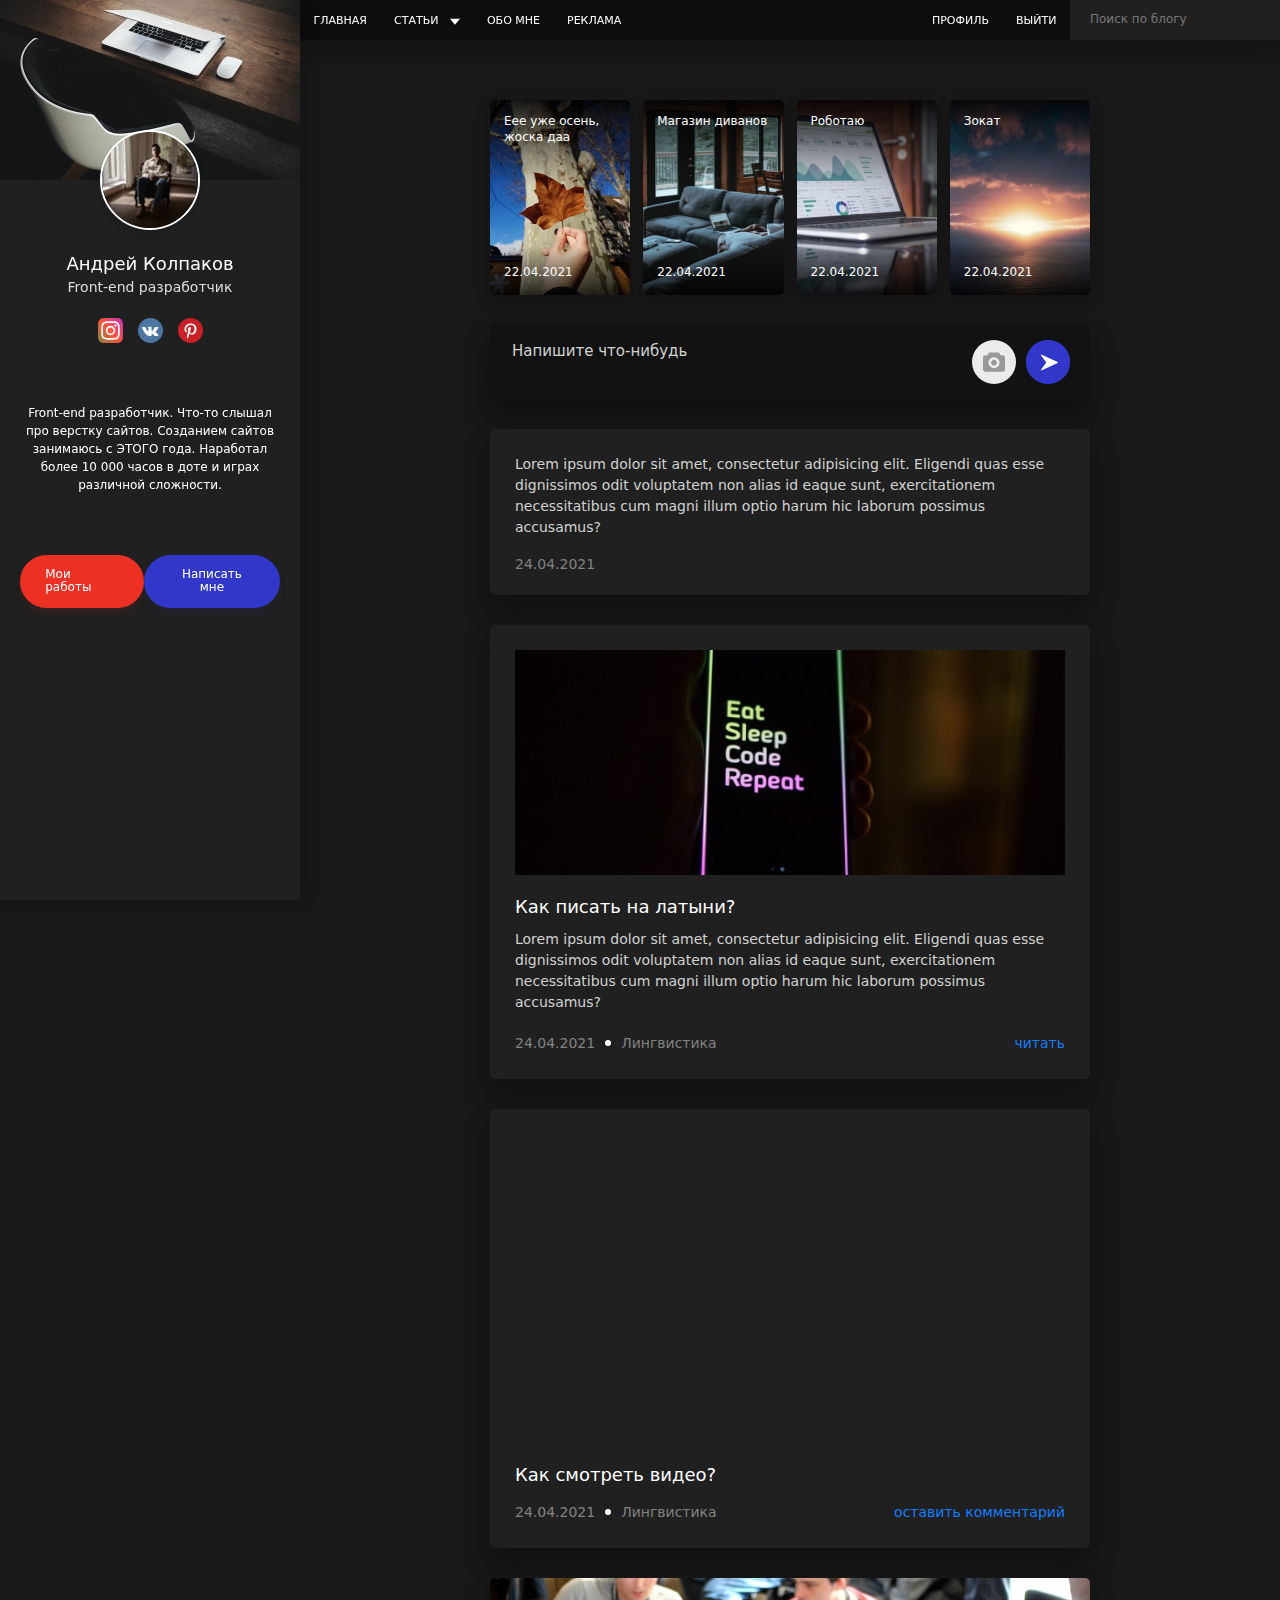
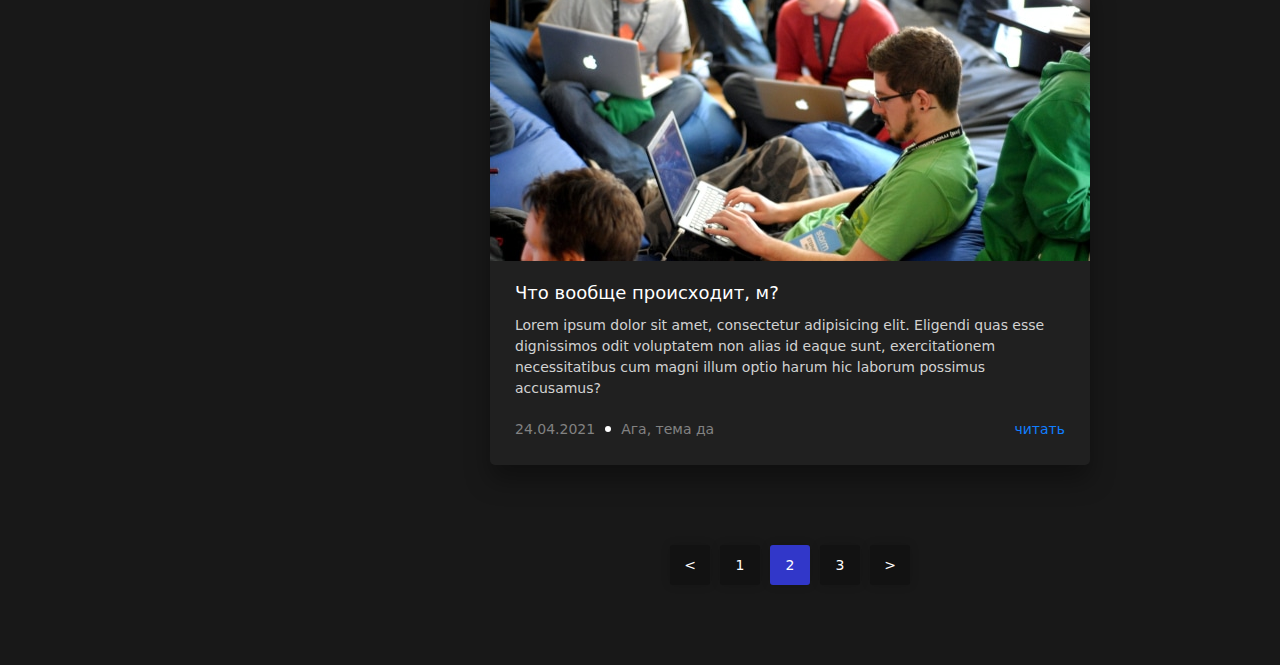
<file: index.html>
<!DOCTYPE html>
<html lang="ru">

<head>
    <meta charset="UTF-8">
    <link rel="stylesheet" href="assets/css/style.min.css">
    
    <!-- Useful meta tags -->
    <meta http-equiv="x-ua-compatible" content="ie=edge">
    <meta name="viewport" content="width=device-width, initial-scale=1, shrink-to-fit=no">
    <meta name="robots" content="index, follow">
    <meta name="google" content="notranslate">
    <meta name="format-detection" content="telephone=no">
    <meta name="description" content="">
    
    <title>Личный блог | Главная</title>
</head>

<body>

    <div class="page" id="page">
        <header class="header">
            <div class="header__left">
                <nav class="nav">
                    <ul class="nav__list">
                        <li class="nav__item"><a href="index.html" class="nav__link ">Главная</a></li>
                        <li class="nav__item"><a href="#" class="nav__link has-subnav">Статьи</a>
                            <ul class="subnav">
                                <li><a href="#" class="subnav__link">Создание сайтов</a></li>
                                <li><a href="#" class="subnav__link">Интернет маркетинг</a></li>
                                <li><a href="#" class="subnav__link">Продвижение видео</a></li>
                            </ul>
                        </li>
                        <li class="nav__item"><a href="#" class="nav__link">Обо мне</a></li>
                        <li class="nav__item"><a href="#" class="nav__link ">Реклама</a></li>
                    </ul>
                </nav>
        
                <button class="burger active" type="button" id="sidebarToggle">
                    <span>Открыть навигацию</span>
                </button>
            </div>
        
        
            <div class="header__right">
                <nav class="nav">
                    <ul class="nav__list">
                        <li class="nav__item"><a href="profile.html" class="nav__link">Профиль</a></li>
                        <li class="nav__item"><a href="#" class="nav__link">Выйти</a></li>
                    </ul>
                </nav>
        
        
                <form action="/" method="post"  class="search">
                    <input type="text" placeholder="Поиск по блогу" class="search__input">
                </form>
            </div>
        
        </header>
        <aside class="sidebar" id="sidebar">
            <div class="sidebar__header">
                <img src="assets/images/sidebar-header.jpg" alt="header">
            </div>
        
            <div class="sidebar__content">
                <div class="profile">
        
                    <img src="assets/images/avatar.jpg" class="profile__avatar" alt="">
                    <div class="profile__header">
                        <div class="profile__name">Андрей Колпаков</div>
                        <div class="profile__prof">Front-end разработчик</div>
                    </div>
        
                    
                    <nav class="nav nav--mobile">
                        <ul class="nav__list">
                            <li class="nav__item"><a href="index.html" class="nav__link ">Главная</a></li>
                            <li class="nav__item"><a href="#" class="nav__link has-subnav">Статьи</a>
                                <ul class="subnav">
                                    <li><a href="#" class="subnav__link">Создание сайтов</a></li>
                                    <li><a href="#" class="subnav__link">Интернет маркетинг</a></li>
                                    <li><a href="#" class="subnav__link">Продвижение видео</a></li>
                                </ul>
                            </li>
                            <li class="nav__item"><a href="#" class="nav__link">Обо мне</a></li>
                            <li class="nav__item"><a href="#" class="nav__link ">Реклама</a></li>
                            <li class="nav__item"><a href="profile.html" class="nav__link ">Профиль</a></li>
                            <li class="nav__item"><a href="#" class="nav__link ">Выйти</a></li>
                        </ul>
                    </nav>
        
        
                    <ul class="social">
                        <li class="social__item"><a href="#" class="social__link" target="_blank"><img
                                    src="assets/images/instagram.svg" alt="Inst"></a></li>
                        <li class="social__item"><a href="#" class="social__link" target="_blank"><img
                                    src="assets/images/vk.svg" alt="VK"></a></li>
                        <li class="social__item"><a href="#" class="social__link" target="_blank"><img
                                    src="assets/images/pinterest.svg" alt="PTRST"></a></li>
                    </ul>
        
                    <div class="profile__text">
                        <p>Front-end разработчик. Что-то слышал про верстку сайтов.
                            Созданием сайтов занимаюсь с ЭТОГО года. Наработал более
                            10 000 часов в доте и играх различной сложности.</p>
                    </div>
                </div>
                <!--profile-->
            </div>
            <!--sidebar--content-->
        
            <div class="sidebar__footer">
                <a class="btn btn--red" href="works.html">Мои работы</a>
                <button class="btn btn--blue" data-modal="contact-modal">Написать мне</button>
            </div>
        
        </aside>
        <main class="main">


            <div class="container">

                
                
                
                
                <!--Stories-->
                <div class="stories">
                    <div class="stories__item" data-modal="story-modal">
                        <div class="stories__title">Еее уже осень, жоска даа</div><img class="stories__preview"
                            src="assets/images/story1.png" alt="1"> <time class="stories__date" datetime="2021-04-22">22.04.2021</time>
                    </div>
                    <div class="stories__item">
                        <div class="stories__title">Магазин диванов</div><img class="stories__preview" src="assets/images/story2.png"
                            alt="2"> <time class="stories__date" datetime="2021-04-22">22.04.2021</time>
                    </div>
                    <div class="stories__item">
                        <div class="stories__title">Роботаю</div><img class="stories__preview" src="assets/images/story3.png" alt="3">
                        <time class="stories__date" datetime="2021-04-22">22.04.2021</time>
                    </div>
                    <div class="stories__item">
                        <div class="stories__title">Зокат</div><img class="stories__preview" src="assets/images/story4.png" alt="4">
                        <time class="stories__date" datetime="2021-04-22">22.04.2021</time>
                    </div>
                </div>
                <!--Stories-->
                
                
                
                <!--Add post-->
                <div class="add-post">
                
                    <form action="/" method="post">
                
                        <textarea class="post-text autoresize" name="text-post" placeholder="Напишите что-нибудь" class="add-post__form"
                            rows="1" data-autoresize id="autoresize"></textarea>
                
                        <div class="add-post__form-actions">
                
                            <label class="add-post__file" for="add-post-file">
                                <input type="file" id="add-post-file">
                            </label>
                            <button type="submit" class="add-post__send"><img src="assets/images/send.svg" alt="send"></button>
                
                        </div>
                
                
                    </form>
                </div>
                <!--Add post-->
                
                
                <!--Article-->
                <div class="post">
                    <div class="post__content">
                        <p class="post__text">Lorem ipsum dolor sit amet, consectetur adipisicing elit. Eligendi quas esse dignissimos
                            odit voluptatem non alias id eaque sunt, exercitationem necessitatibus cum magni illum optio harum hic
                            laborum possimus accusamus?</p>
                    </div>
                
                    <div class="post__footer">
                        <ul class="post__data">
                            <li><time datetime="24.04.2021" class="post__data-item">24.04.2021</time></li>
                        </ul>
                    </div>
                </div>
                
                <div class="post">
                    <div class="post__header"><a href="post.html"><img class="post__preview" src="assets/images/postimage.jpg"
                                alt="Как писать на латыни?"></a></div>
                
                    <div class="post__content">
                        <h2 class="post__title"> <a href="post.html">Как писать на латыни?</a></h2>
                        <article class="post__text">Lorem ipsum dolor sit amet, consectetur adipisicing elit. Eligendi quas esse
                            dignissimos
                            odit voluptatem non alias id eaque sunt, exercitationem necessitatibus cum magni illum optio harum hic
                            laborum possimus accusamus?</article>
                    </div>
                
                    <div class="post__footer">
                        <ul class="post__data">
                            <li class="post__data-item"><time datetime="24.04.2021">24.04.2021</time></li>
                            <li class="post__data-item"><a href="post.html">Лингвистика</a></li>
                
                        </ul>
                
                        <a href="post.html" class="post__read">читать</a>
                    </div>
                </div>
                
                
                <div class="post">
                    <div class="post__header post__header--video">
                        <div class="embed">
                            <iframe src="https://www.youtube.com/embed/p4zbV1MBJNs" title="YouTube video player" frameborder="0"
                                allow="accelerometer; autoplay; clipboard-write; encrypted-media; gyroscope; picture-in-picture"
                                allowfullscreen></iframe>
                        </div>
                    </div>
                
                    <div class="post__content">
                        <h2 class="post__title"><a href="#">Как смотреть видео?</a></h2>
                    </div>
                
                    <div class="post__footer">
                        <ul class="post__data">
                            <li class="post__data-item"><time datetime="24.04.2021">24.04.2021</time></li>
                            <li class="post__data-item"><a href="#">Лингвистика</a></li>
                
                        </ul>
                
                        <a href="#" class="post__read">оставить комментарий</a>
                    </div>
                </div>
                
                
                <div class="post">
                    <div class="post__header post__header--preview"><a href="post.html"><img class="post__preview" src="assets/images/postimage2.jpg"
                                alt="Что вообще происходит, м?"></a></div>
                
                    <div class="post__content">
                        <h2 class="post__title"> <a href="post.html">Что вообще происходит, м?</a></h2>
                        <article class="post__text">Lorem ipsum dolor sit amet, consectetur adipisicing elit. Eligendi quas esse
                            dignissimos
                            odit voluptatem non alias id eaque sunt, exercitationem necessitatibus cum magni illum optio harum hic
                            laborum possimus accusamus?</article>
                    </div>
                
                    <div class="post__footer">
                        <ul class="post__data">
                            <li class="post__data-item"><time datetime="24.04.2021">24.04.2021</time></li>
                            <li class="post__data-item"><a href="post.html">Ага, тема да</a></li>
                
                        </ul>
                
                        <a href="post.html" class="post__read">читать</a>
                    </div>
                </div>
                
                
                <!--Navigation-->
                <Ul class="pagination">
                    <li class="pagination__item"><a href="#" class="pagination__link">&lt;</a></li>
                    <li class="pagination__item"><a href="#" class="pagination__link">1</a></li>
                    <li class="pagination__item"><a href="#" class="pagination__link active">2</a></li>
                    <li class="pagination__item"><a href="#" class="pagination__link">3</a></li>
                    <li class="pagination__item"><a href="#" class="pagination__link">&gt;</a></li>
                </Ul>
            
            </div>


        </main>
    </div>

    <div class="modal" id="story-modal">
        <div class="modal__content modal__content--story">
            <video class="modal__video" poster="https://via.placeholder.com/420x580" src="">
    
            </video>
        </div>
    </div>    <div class="modal" id="contact-modal">
        <div class="modal__content">
            <form action="/" class="form" method="post">
    
                <button type="button" class="modal__close"> <img src="assets/images/close.svg" alt="Close"></button>
    
                <div class="form__group form__group--md">
                    <input type="text" class="form__control" placeholder="Имя"><span class="form__line"></span>
                </div>
    
                <div class="form__group form__group--md">
                    <input type="email" class="form__control" placeholder="Ваш email"><span class="form__line"></span>
                </div>
    
                <div class="form__group form__group--md">
                    <textarea class="form__control form__control--textarea" placeholder="Текст сообщения"></textarea><span
                        class="form__line"></span>
                </div>
    
                <div class="form__footer">
                    <div class="form__group form__group--md"><Button type="submit"
                            class="btn btn--blue btn--rounded btn--sm">Отправить</Button></div>
                </div>
    
                <ul class="modal__footer">
                    <li>email: <a href="mailto:gfstels@yandex.ru">gfstels@yandex.ru</a></li>
                    <li>тел: <a href="tel:+77019301458">+7-701-930-1458</a></li>
                </ul>
            </form>
    
    
            
        </div>
    </div>    <div class="modal">
        <div class="modal__content modal__content--contact">
            <button type="button" class="modal__close"> <img src="assets/images/close.svg" alt="Close"></button>
    
            <ul class="social">
                <li class="social__item">
                    <a href="#" class="social__link">
                        <img src="assets/images/fb.svg" alt="fb"></a>
                </li>
                <li class="social__item"><a href="#" class="social__link">
                        <img src="assets/images/vk2.svg" alt="VK"></a>
                </li>
                <li class="social__item"><a href="#" class="social__link">
                        <img src="assets/images/tw.svg" alt="tw"></a></li>
                <li class="social__item"><a href="#" class="social__link">
                        <img src="assets/images/copy.svg" alt="tw"></a>
                </li>
            </ul>
    
            
        </div>
    </div>
    <script src="assets/js/app.js"></script>
</body>

</html>
</file>
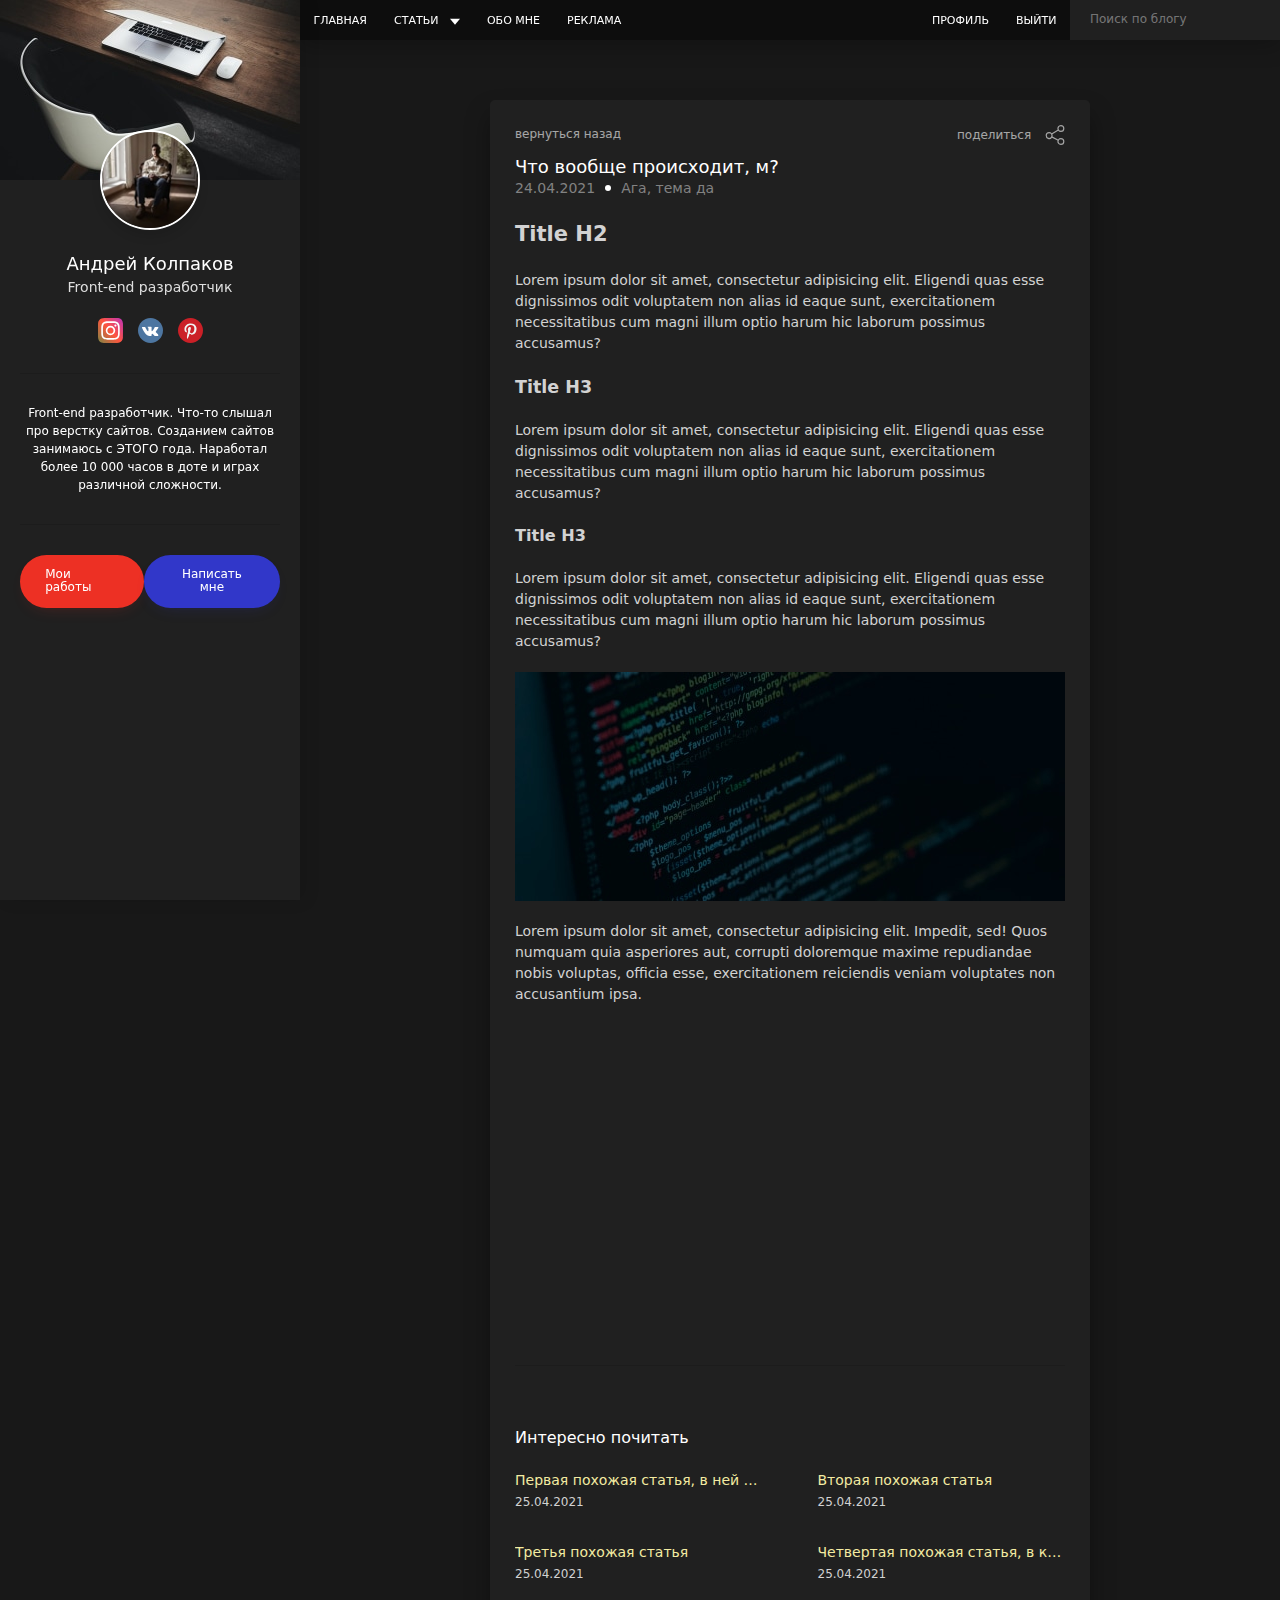
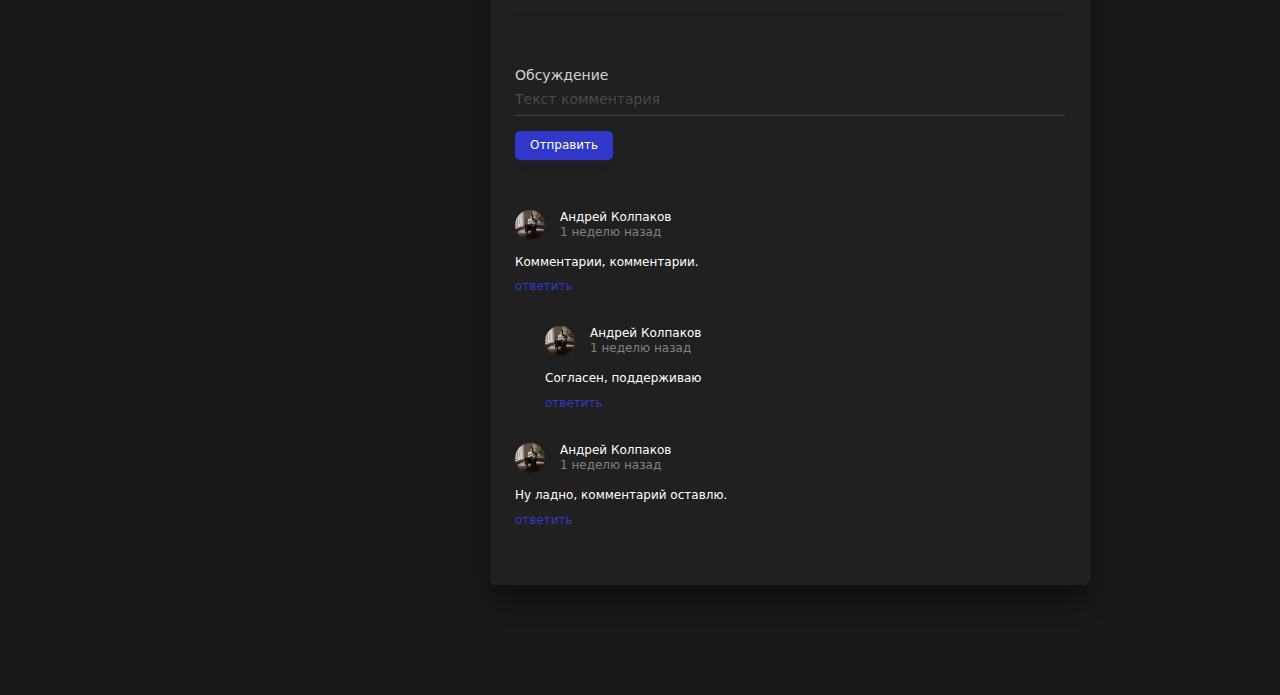
<file: post.html>
<!DOCTYPE html>
<html lang="ru">

<head>
    <meta charset="UTF-8">
    <link rel="stylesheet" href="assets/css/style.min.css">
    
    <!-- Useful meta tags -->
    <meta http-equiv="x-ua-compatible" content="ie=edge">
    <meta name="viewport" content="width=device-width, initial-scale=1, shrink-to-fit=no">
    <meta name="robots" content="index, follow">
    <meta name="google" content="notranslate">
    <meta name="format-detection" content="telephone=no">
    <meta name="description" content="">
    
    <title>Post</title>
</head>

<body>

    <div class="page" id="page">
        <header class="header">
            <div class="header__left">
                <nav class="nav">
                    <ul class="nav__list">
                        <li class="nav__item"><a href="index.html" class="nav__link ">Главная</a></li>
                        <li class="nav__item"><a href="#" class="nav__link has-subnav">Статьи</a>
                            <ul class="subnav">
                                <li><a href="#" class="subnav__link">Создание сайтов</a></li>
                                <li><a href="#" class="subnav__link">Интернет маркетинг</a></li>
                                <li><a href="#" class="subnav__link">Продвижение видео</a></li>
                            </ul>
                        </li>
                        <li class="nav__item"><a href="#" class="nav__link">Обо мне</a></li>
                        <li class="nav__item"><a href="#" class="nav__link ">Реклама</a></li>
                    </ul>
                </nav>
        
                <button class="burger active" type="button" id="sidebarToggle">
                    <span>Открыть навигацию</span>
                </button>
            </div>
        
        
            <div class="header__right">
                <nav class="nav">
                    <ul class="nav__list">
                        <li class="nav__item"><a href="profile.html" class="nav__link">Профиль</a></li>
                        <li class="nav__item"><a href="#" class="nav__link">Выйти</a></li>
                    </ul>
                </nav>
        
        
                <form action="/" method="post"  class="search">
                    <input type="text" placeholder="Поиск по блогу" class="search__input">
                </form>
            </div>
        
        </header>
        <aside class="sidebar" id="sidebar">
            <div class="sidebar__header">
                <img src="assets/images/sidebar-header.jpg" alt="header">
            </div>
        
            <div class="sidebar__content">
                <div class="profile">
        
                    <img src="assets/images/avatar.jpg" class="profile__avatar" alt="">
                    <div class="profile__header">
                        <div class="profile__name">Андрей Колпаков</div>
                        <div class="profile__prof">Front-end разработчик</div>
                    </div>
        
                    
                    <nav class="nav nav--mobile">
                        <ul class="nav__list">
                            <li class="nav__item"><a href="index.html" class="nav__link ">Главная</a></li>
                            <li class="nav__item"><a href="#" class="nav__link has-subnav">Статьи</a>
                                <ul class="subnav">
                                    <li><a href="#" class="subnav__link">Создание сайтов</a></li>
                                    <li><a href="#" class="subnav__link">Интернет маркетинг</a></li>
                                    <li><a href="#" class="subnav__link">Продвижение видео</a></li>
                                </ul>
                            </li>
                            <li class="nav__item"><a href="#" class="nav__link">Обо мне</a></li>
                            <li class="nav__item"><a href="#" class="nav__link ">Реклама</a></li>
                            <li class="nav__item"><a href="profile.html" class="nav__link ">Профиль</a></li>
                            <li class="nav__item"><a href="#" class="nav__link ">Выйти</a></li>
                        </ul>
                    </nav>
        
        
                    <ul class="social">
                        <li class="social__item"><a href="#" class="social__link" target="_blank"><img
                                    src="assets/images/instagram.svg" alt="Inst"></a></li>
                        <li class="social__item"><a href="#" class="social__link" target="_blank"><img
                                    src="assets/images/vk.svg" alt="VK"></a></li>
                        <li class="social__item"><a href="#" class="social__link" target="_blank"><img
                                    src="assets/images/pinterest.svg" alt="PTRST"></a></li>
                    </ul>
        
                    <div class="profile__text">
                        <p>Front-end разработчик. Что-то слышал про верстку сайтов.
                            Созданием сайтов занимаюсь с ЭТОГО года. Наработал более
                            10 000 часов в доте и играх различной сложности.</p>
                    </div>
                </div>
                <!--profile-->
            </div>
            <!--sidebar--content-->
        
            <div class="sidebar__footer">
                <a class="btn btn--red" href="works.html">Мои работы</a>
                <button class="btn btn--blue" data-modal="contact-modal">Написать мне</button>
            </div>
        
        </aside>
        <main class="main">


            <div class="container">

                
                
                <article class="post">
                    <div class="post__actions">
                        <a href="index.html">вернуться назад</a>
                        <a href="#">поделиться <img class="ml1r" src="assets/images/share.svg" alt="Share"></a>
                    </div>
                
                    <div class="post__header post__header--open">
                        <h2 class="post__title post__title--open">Что вообще происходит, м?</h2>
                        <ul class="post__data">
                            <li class="post__data-item"><time datetime="24.04.2021">24.04.2021</time></li>
                            <li class="post__data-item"><a href="#">Ага, тема да</a></li>
                
                        </ul>
                    </div>
                
                    <div class="post__content">
                        <div class="post__text__inner">
                            <h2>Title H2</h2>
                            <p>Lorem ipsum dolor sit amet, consectetur adipisicing elit. Eligendi quas esse dignissimos odit voluptatem
                                non alias id eaque sunt, exercitationem necessitatibus cum magni illum optio harum hic laborum possimus
                                accusamus?</p>
                            <h3>Title H3</h3>
                            <p>Lorem ipsum dolor sit amet, consectetur adipisicing elit. Eligendi quas esse dignissimos odit voluptatem
                                non alias id eaque sunt, exercitationem necessitatibus cum magni illum optio harum hic laborum possimus
                                accusamus?</p>
                
                            <h4>Title H3</h4>
                            <p>Lorem ipsum dolor sit amet, consectetur adipisicing elit. Eligendi quas esse dignissimos odit voluptatem
                                non alias id eaque sunt, exercitationem necessitatibus cum magni illum optio harum hic laborum possimus
                                accusamus?</p>
                
                            <p>
                                <img src="assets/images/image.jpg" alt="">
                            </p>
                
                            <p>Lorem ipsum dolor sit amet, consectetur adipisicing elit. Impedit, sed! Quos numquam quia asperiores aut,
                                corrupti doloremque maxime repudiandae nobis voluptas, officia esse, exercitationem reiciendis veniam
                                voluptates non accusantium ipsa.</p>
                
                            <p> <span class="fr-video"><iframe width="560" height="315" src="https://www.youtube.com/embed/0J7_qd5sJNs"
                                        title="YouTube video player" frameborder="0"
                                        allow="accelerometer; autoplay; clipboard-write; encrypted-media; gyroscope; picture-in-picture"
                                        allowfullscreen></iframe></span></p>
                
                        </div>
                        <!--post__text-->
                
                
                        <div class="related">
                            <h3 class="post__subtitle">Интересно почитать</h3>
                            <ul class="related__list">
                                <li class="related__list-item">
                                    <h4 class="related__list-title"> <a href="#">Первая похожая статья, в ней вообще много очень
                                            странных вещей</a></h4>
                                    <time datetime="25.04.2021" class="related__list-date"> 25.04.2021</time>
                                </li>
                                <li class="related__list-item">
                                    <h4 class="related__list-title"> <a href="#">Вторая похожая статья</a></h4>
                                    <time datetime="25.04.2021" class="related__list-date"> 25.04.2021</time>
                                </li>
                                <li class="related__list-item">
                                    <h4 class="related__list-title"> <a href="#">Третья похожая статья</a></h4>
                                    <time datetime="25.04.2021" class="related__list-date"> 25.04.2021</time>
                                </li>
                                <li class="related__list-item">
                                    <h4 class="related__list-title"> <a href="#">Четвертая похожая статья, в которой много
                                            интересного</a></h4>
                                    <time datetime="25.04.2021" class="related__list-date"> 25.04.2021</time>
                                </li>
                            </ul>
                        </div>
                        <!--related-->
                
                        <div class="comments">
                
                            <h3 class="comments__title">Обсуждение</h3>
                            <form action="/" method="post" class="form">
                                <div class="form__group">
                
                                    <textarea class="form__control form__control--textarea autoresize" name="comment-text"
                                        placeholder="Текст комментария" id="autoresize"></textarea>
                                    <span class="form__line"></span>
                
                                </div>
                                <button class="btn btn--blue btn--rounded btn--sm" type="submit">Отправить</button>
                            </form>
                
                            <ul class="comments">
                
                
                                <li class="comments__item">
                                    <div class="comments__header">
                                        <img src="assets/images/avatar.jpg" alt="Avatar" class="comments__avatar">
                
                                        <div class="comments__author">
                                            <div class="comments__name">Андрей Колпаков</div>
                                            <time class="comments__pubdate" datetime="26.04.2021">1 неделю назад</time>
                                        </div>
                                    </div>
                                    <div class="comments__text">
                                        <p>Комментарии, комментарии.</p>
                                    </div>
                                    <button type="button" class="comments__reply">ответить</button>
                                    <ul class="comments">
                
                
                                        <li class="comments__item">
                                            <div class="comments__header">
                                                <img src="assets/images/avatar.jpg" alt="Avatar" class="comments__avatar">
                
                                                <div class="comments__author">
                                                    <div class="comments__name">Андрей Колпаков</div>
                                                    <time class="comments__pubdate" datetime="26.04.2021">1 неделю назад</time>
                                                </div>
                                            </div>
                                            <div class="comments__text">
                                                <p>Согласен, поддерживаю</p>
                                            </div>
                                            <button type="button" class="comments__reply">ответить</button>
                                        </li>
                                    </ul>
                                </li>
                
                
                
                                <li class="comments__item">
                                    <div class="comments__header">
                                        <img src="assets/images/avatar.jpg" alt="Avatar" class="comments__avatar">
                
                                        <div class="comments__author">
                                            <div class="comments__name">Андрей Колпаков</div>
                                            <time class="comments__pubdate" datetime="26.04.2021">1 неделю назад</time>
                                        </div>
                                    </div>
                                    <div class="comments__text">
                                        <p>Ну ладно, комментарий оставлю.</p>
                                    </div>
                                    <button type="button" class="comments__reply">ответить</button>
                
                                </li>
                
                
                            </ul>
                            <!--comments-->
                
                        </div>
                
                    </div>
                    <!--post__content-->
                
                </article>
            
            </div>


        </main>
    </div>

    <div class="modal" id="story-modal">
        <div class="modal__content modal__content--story">
            <video class="modal__video" poster="https://via.placeholder.com/420x580" src="">
    
            </video>
        </div>
    </div>    <div class="modal" id="contact-modal">
        <div class="modal__content">
            <form action="/" class="form" method="post">
    
                <button type="button" class="modal__close"> <img src="assets/images/close.svg" alt="Close"></button>
    
                <div class="form__group form__group--md">
                    <input type="text" class="form__control" placeholder="Имя"><span class="form__line"></span>
                </div>
    
                <div class="form__group form__group--md">
                    <input type="email" class="form__control" placeholder="Ваш email"><span class="form__line"></span>
                </div>
    
                <div class="form__group form__group--md">
                    <textarea class="form__control form__control--textarea" placeholder="Текст сообщения"></textarea><span
                        class="form__line"></span>
                </div>
    
                <div class="form__footer">
                    <div class="form__group form__group--md"><Button type="submit"
                            class="btn btn--blue btn--rounded btn--sm">Отправить</Button></div>
                </div>
    
                <ul class="modal__footer">
                    <li>email: <a href="mailto:gfstels@yandex.ru">gfstels@yandex.ru</a></li>
                    <li>тел: <a href="tel:+77019301458">+7-701-930-1458</a></li>
                </ul>
            </form>
    
    
            
        </div>
    </div>    <div class="modal">
        <div class="modal__content modal__content--contact">
            <button type="button" class="modal__close"> <img src="assets/images/close.svg" alt="Close"></button>
    
            <ul class="social">
                <li class="social__item">
                    <a href="#" class="social__link">
                        <img src="assets/images/fb.svg" alt="fb"></a>
                </li>
                <li class="social__item"><a href="#" class="social__link">
                        <img src="assets/images/vk2.svg" alt="VK"></a>
                </li>
                <li class="social__item"><a href="#" class="social__link">
                        <img src="assets/images/tw.svg" alt="tw"></a></li>
                <li class="social__item"><a href="#" class="social__link">
                        <img src="assets/images/copy.svg" alt="tw"></a>
                </li>
            </ul>
    
            
        </div>
    </div>
    <script src="assets/js/app.js"></script>
</body>

</html>
</file>
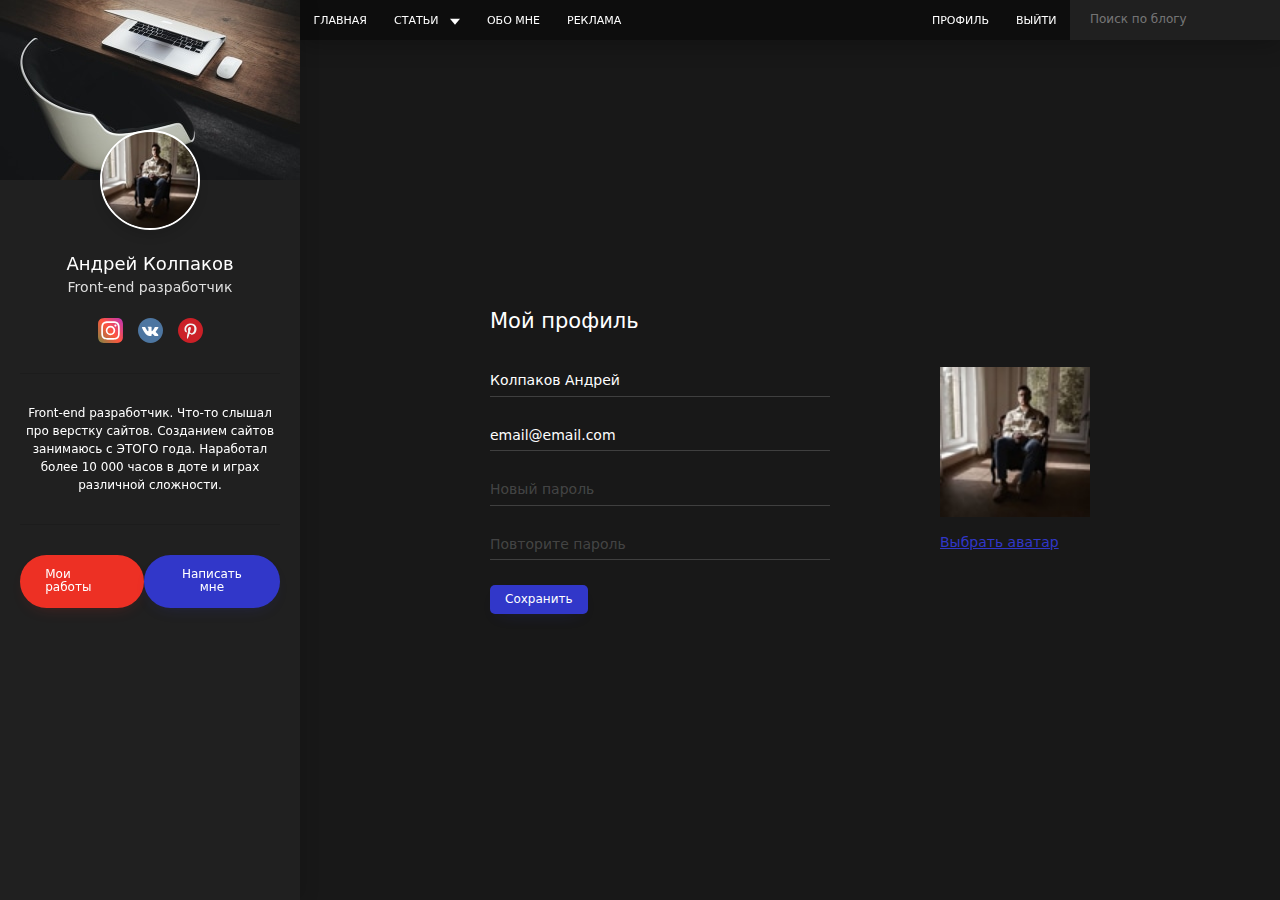
<file: profile.html>
<!DOCTYPE html>
<html lang="ru">

<head>
    <meta charset="UTF-8">
    <link rel="stylesheet" href="assets/css/style.min.css">
    
    <!-- Useful meta tags -->
    <meta http-equiv="x-ua-compatible" content="ie=edge">
    <meta name="viewport" content="width=device-width, initial-scale=1, shrink-to-fit=no">
    <meta name="robots" content="index, follow">
    <meta name="google" content="notranslate">
    <meta name="format-detection" content="telephone=no">
    <meta name="description" content="">
    
    <title>BrainsCloud | Home</title>
</head>

<body>

    <div class="page" id="page">
        <header class="header">
            <div class="header__left">
                <nav class="nav">
                    <ul class="nav__list">
                        <li class="nav__item"><a href="index.html" class="nav__link ">Главная</a></li>
                        <li class="nav__item"><a href="#" class="nav__link has-subnav">Статьи</a>
                            <ul class="subnav">
                                <li><a href="#" class="subnav__link">Создание сайтов</a></li>
                                <li><a href="#" class="subnav__link">Интернет маркетинг</a></li>
                                <li><a href="#" class="subnav__link">Продвижение видео</a></li>
                            </ul>
                        </li>
                        <li class="nav__item"><a href="#" class="nav__link">Обо мне</a></li>
                        <li class="nav__item"><a href="#" class="nav__link ">Реклама</a></li>
                    </ul>
                </nav>
        
                <button class="burger active" type="button" id="sidebarToggle">
                    <span>Открыть навигацию</span>
                </button>
            </div>
        
        
            <div class="header__right">
                <nav class="nav">
                    <ul class="nav__list">
                        <li class="nav__item"><a href="profile.html" class="nav__link">Профиль</a></li>
                        <li class="nav__item"><a href="#" class="nav__link">Выйти</a></li>
                    </ul>
                </nav>
        
        
                <form action="/" method="post"  class="search">
                    <input type="text" placeholder="Поиск по блогу" class="search__input">
                </form>
            </div>
        
        </header>
        <aside class="sidebar" id="sidebar">
            <div class="sidebar__header">
                <img src="assets/images/sidebar-header.jpg" alt="header">
            </div>
        
            <div class="sidebar__content">
                <div class="profile">
        
                    <img src="assets/images/avatar.jpg" class="profile__avatar" alt="">
                    <div class="profile__header">
                        <div class="profile__name">Андрей Колпаков</div>
                        <div class="profile__prof">Front-end разработчик</div>
                    </div>
        
                    
                    <nav class="nav nav--mobile">
                        <ul class="nav__list">
                            <li class="nav__item"><a href="index.html" class="nav__link ">Главная</a></li>
                            <li class="nav__item"><a href="#" class="nav__link has-subnav">Статьи</a>
                                <ul class="subnav">
                                    <li><a href="#" class="subnav__link">Создание сайтов</a></li>
                                    <li><a href="#" class="subnav__link">Интернет маркетинг</a></li>
                                    <li><a href="#" class="subnav__link">Продвижение видео</a></li>
                                </ul>
                            </li>
                            <li class="nav__item"><a href="#" class="nav__link">Обо мне</a></li>
                            <li class="nav__item"><a href="#" class="nav__link ">Реклама</a></li>
                            <li class="nav__item"><a href="profile.html" class="nav__link ">Профиль</a></li>
                            <li class="nav__item"><a href="#" class="nav__link ">Выйти</a></li>
                        </ul>
                    </nav>
        
        
                    <ul class="social">
                        <li class="social__item"><a href="#" class="social__link" target="_blank"><img
                                    src="assets/images/instagram.svg" alt="Inst"></a></li>
                        <li class="social__item"><a href="#" class="social__link" target="_blank"><img
                                    src="assets/images/vk.svg" alt="VK"></a></li>
                        <li class="social__item"><a href="#" class="social__link" target="_blank"><img
                                    src="assets/images/pinterest.svg" alt="PTRST"></a></li>
                    </ul>
        
                    <div class="profile__text">
                        <p>Front-end разработчик. Что-то слышал про верстку сайтов.
                            Созданием сайтов занимаюсь с ЭТОГО года. Наработал более
                            10 000 часов в доте и играх различной сложности.</p>
                    </div>
                </div>
                <!--profile-->
            </div>
            <!--sidebar--content-->
        
            <div class="sidebar__footer">
                <a class="btn btn--red" href="works.html">Мои работы</a>
                <button class="btn btn--blue" data-modal="contact-modal">Написать мне</button>
            </div>
        
        </aside>
        <main class="main">


            <div class="container">

                
                <h1 class="page__title">Мой профиль</h1>
                
                
                <div class="cabinet">
                
                    <div class="cabinet__form">
                        <form action="/" class="form" method="post">
                            <div class="form__group form__group--md">
                                <input type="text" class="form__control" placeholder="Ваше имя" value="Колпаков Андрей"><span
                                    class="form__line"></span>
                            </div>
                
                            <div class="form__group form__group--md">
                                <input type="email" class="form__control" placeholder="Ваш email" value="email@email.com"><span
                                    class="form__line"></span>
                            </div>
                
                            <div class="form__group form__group--md">
                                <input type="password" class="form__control" placeholder="Новый пароль"><span class="form__line"></span>
                            </div>
                
                            <div class="form__group form__group--md">
                                <input type="password" class="form__control" placeholder="Повторите пароль"><span
                                    class="form__line"></span>
                            </div>
                
                            <div class="form__footer">
                            <button class="btn btn--blue btn--rounded btn--sm" type="submit">Сохранить</button></div>
                        </form>
                    </div>
                
                    <div class="cabinet__avatar">
                        <img src="assets/images/avatar.jpg" alt="Avatar">
                        <Label class="cabinet__file"><input type="file">Выбрать аватар </Label>
                    </div>
                </div>
            
            </div>


        </main>
    </div>

    <div class="modal" id="story-modal">
        <div class="modal__content modal__content--story">
            <video class="modal__video" poster="https://via.placeholder.com/420x580" src="">
    
            </video>
        </div>
    </div>    <div class="modal" id="contact-modal">
        <div class="modal__content">
            <form action="/" class="form" method="post">
    
                <button type="button" class="modal__close"> <img src="assets/images/close.svg" alt="Close"></button>
    
                <div class="form__group form__group--md">
                    <input type="text" class="form__control" placeholder="Имя"><span class="form__line"></span>
                </div>
    
                <div class="form__group form__group--md">
                    <input type="email" class="form__control" placeholder="Ваш email"><span class="form__line"></span>
                </div>
    
                <div class="form__group form__group--md">
                    <textarea class="form__control form__control--textarea" placeholder="Текст сообщения"></textarea><span
                        class="form__line"></span>
                </div>
    
                <div class="form__footer">
                    <div class="form__group form__group--md"><Button type="submit"
                            class="btn btn--blue btn--rounded btn--sm">Отправить</Button></div>
                </div>
    
                <ul class="modal__footer">
                    <li>email: <a href="mailto:gfstels@yandex.ru">gfstels@yandex.ru</a></li>
                    <li>тел: <a href="tel:+77019301458">+7-701-930-1458</a></li>
                </ul>
            </form>
    
    
            
        </div>
    </div>    <div class="modal">
        <div class="modal__content modal__content--contact">
            <button type="button" class="modal__close"> <img src="assets/images/close.svg" alt="Close"></button>
    
            <ul class="social">
                <li class="social__item">
                    <a href="#" class="social__link">
                        <img src="assets/images/fb.svg" alt="fb"></a>
                </li>
                <li class="social__item"><a href="#" class="social__link">
                        <img src="assets/images/vk2.svg" alt="VK"></a>
                </li>
                <li class="social__item"><a href="#" class="social__link">
                        <img src="assets/images/tw.svg" alt="tw"></a></li>
                <li class="social__item"><a href="#" class="social__link">
                        <img src="assets/images/copy.svg" alt="tw"></a>
                </li>
            </ul>
    
            
        </div>
    </div>
    <script src="assets/js/app.js"></script>
</body>

</html>
</file>
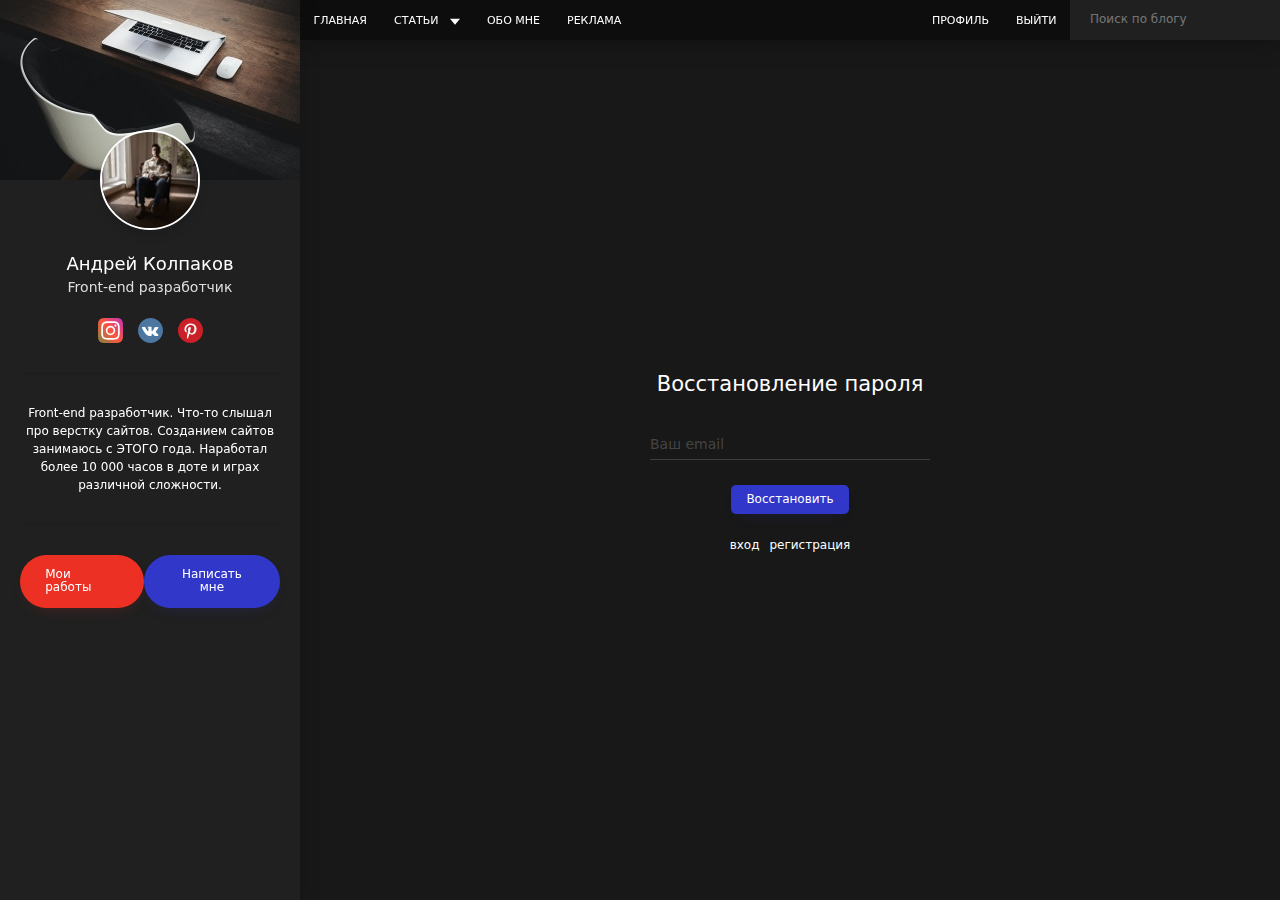
<file: reset.html>
<!DOCTYPE html>
<html lang="ru">

<head>
    <meta charset="UTF-8">
    <link rel="stylesheet" href="assets/css/style.min.css">
    
    <!-- Useful meta tags -->
    <meta http-equiv="x-ua-compatible" content="ie=edge">
    <meta name="viewport" content="width=device-width, initial-scale=1, shrink-to-fit=no">
    <meta name="robots" content="index, follow">
    <meta name="google" content="notranslate">
    <meta name="format-detection" content="telephone=no">
    <meta name="description" content="">
    
    <title>Signin</title>
</head>

<body>

    <div class="page" id="page">
        <header class="header">
            <div class="header__left">
                <nav class="nav">
                    <ul class="nav__list">
                        <li class="nav__item"><a href="index.html" class="nav__link ">Главная</a></li>
                        <li class="nav__item"><a href="#" class="nav__link has-subnav">Статьи</a>
                            <ul class="subnav">
                                <li><a href="#" class="subnav__link">Создание сайтов</a></li>
                                <li><a href="#" class="subnav__link">Интернет маркетинг</a></li>
                                <li><a href="#" class="subnav__link">Продвижение видео</a></li>
                            </ul>
                        </li>
                        <li class="nav__item"><a href="#" class="nav__link">Обо мне</a></li>
                        <li class="nav__item"><a href="#" class="nav__link ">Реклама</a></li>
                    </ul>
                </nav>
        
                <button class="burger active" type="button" id="sidebarToggle">
                    <span>Открыть навигацию</span>
                </button>
            </div>
        
        
            <div class="header__right">
                <nav class="nav">
                    <ul class="nav__list">
                        <li class="nav__item"><a href="profile.html" class="nav__link">Профиль</a></li>
                        <li class="nav__item"><a href="#" class="nav__link">Выйти</a></li>
                    </ul>
                </nav>
        
        
                <form action="/" method="post"  class="search">
                    <input type="text" placeholder="Поиск по блогу" class="search__input">
                </form>
            </div>
        
        </header>
        <aside class="sidebar" id="sidebar">
            <div class="sidebar__header">
                <img src="assets/images/sidebar-header.jpg" alt="header">
            </div>
        
            <div class="sidebar__content">
                <div class="profile">
        
                    <img src="assets/images/avatar.jpg" class="profile__avatar" alt="">
                    <div class="profile__header">
                        <div class="profile__name">Андрей Колпаков</div>
                        <div class="profile__prof">Front-end разработчик</div>
                    </div>
        
                    
                    <nav class="nav nav--mobile">
                        <ul class="nav__list">
                            <li class="nav__item"><a href="index.html" class="nav__link ">Главная</a></li>
                            <li class="nav__item"><a href="#" class="nav__link has-subnav">Статьи</a>
                                <ul class="subnav">
                                    <li><a href="#" class="subnav__link">Создание сайтов</a></li>
                                    <li><a href="#" class="subnav__link">Интернет маркетинг</a></li>
                                    <li><a href="#" class="subnav__link">Продвижение видео</a></li>
                                </ul>
                            </li>
                            <li class="nav__item"><a href="#" class="nav__link">Обо мне</a></li>
                            <li class="nav__item"><a href="#" class="nav__link ">Реклама</a></li>
                            <li class="nav__item"><a href="profile.html" class="nav__link ">Профиль</a></li>
                            <li class="nav__item"><a href="#" class="nav__link ">Выйти</a></li>
                        </ul>
                    </nav>
        
        
                    <ul class="social">
                        <li class="social__item"><a href="#" class="social__link" target="_blank"><img
                                    src="assets/images/instagram.svg" alt="Inst"></a></li>
                        <li class="social__item"><a href="#" class="social__link" target="_blank"><img
                                    src="assets/images/vk.svg" alt="VK"></a></li>
                        <li class="social__item"><a href="#" class="social__link" target="_blank"><img
                                    src="assets/images/pinterest.svg" alt="PTRST"></a></li>
                    </ul>
        
                    <div class="profile__text">
                        <p>Front-end разработчик. Что-то слышал про верстку сайтов.
                            Созданием сайтов занимаюсь с ЭТОГО года. Наработал более
                            10 000 часов в доте и играх различной сложности.</p>
                    </div>
                </div>
                <!--profile-->
            </div>
            <!--sidebar--content-->
        
            <div class="sidebar__footer">
                <a class="btn btn--red" href="works.html">Мои работы</a>
                <button class="btn btn--blue" data-modal="contact-modal">Написать мне</button>
            </div>
        
        </aside>
        <main class="main">


            <div class="container">

                
                <h1 class="page__title page__title--center">Восстановление пароля</h1>
                
                <form action="/" class="form form--auth" method="post">
                
                    <div class="form__group form__group--md">
                        <input type="email" class="form__control" placeholder="Ваш email" ><span
                            class="form__line"></span>
                    </div>
                
                    <div class="form__footer form__footer--center">
                    <div class="form__group form__group--md"><Button type="submit" class="btn btn--blue btn--rounded btn--sm">Восстановить</Button></div></div>
                
                    <ul class="form__footer-list">
                        <li><a href="signin.html">вход</a></li>
                        <li><a href="signup.html">регистрация</a></li>
                    </ul>
                </form>
            
            </div>


        </main>
    </div>

    <div class="modal" id="story-modal">
        <div class="modal__content modal__content--story">
            <video class="modal__video" poster="https://via.placeholder.com/420x580" src="">
    
            </video>
        </div>
    </div>    <div class="modal" id="contact-modal">
        <div class="modal__content">
            <form action="/" class="form" method="post">
    
                <button type="button" class="modal__close"> <img src="assets/images/close.svg" alt="Close"></button>
    
                <div class="form__group form__group--md">
                    <input type="text" class="form__control" placeholder="Имя"><span class="form__line"></span>
                </div>
    
                <div class="form__group form__group--md">
                    <input type="email" class="form__control" placeholder="Ваш email"><span class="form__line"></span>
                </div>
    
                <div class="form__group form__group--md">
                    <textarea class="form__control form__control--textarea" placeholder="Текст сообщения"></textarea><span
                        class="form__line"></span>
                </div>
    
                <div class="form__footer">
                    <div class="form__group form__group--md"><Button type="submit"
                            class="btn btn--blue btn--rounded btn--sm">Отправить</Button></div>
                </div>
    
                <ul class="modal__footer">
                    <li>email: <a href="mailto:gfstels@yandex.ru">gfstels@yandex.ru</a></li>
                    <li>тел: <a href="tel:+77019301458">+7-701-930-1458</a></li>
                </ul>
            </form>
    
    
            
        </div>
    </div>    <div class="modal">
        <div class="modal__content modal__content--contact">
            <button type="button" class="modal__close"> <img src="assets/images/close.svg" alt="Close"></button>
    
            <ul class="social">
                <li class="social__item">
                    <a href="#" class="social__link">
                        <img src="assets/images/fb.svg" alt="fb"></a>
                </li>
                <li class="social__item"><a href="#" class="social__link">
                        <img src="assets/images/vk2.svg" alt="VK"></a>
                </li>
                <li class="social__item"><a href="#" class="social__link">
                        <img src="assets/images/tw.svg" alt="tw"></a></li>
                <li class="social__item"><a href="#" class="social__link">
                        <img src="assets/images/copy.svg" alt="tw"></a>
                </li>
            </ul>
    
            
        </div>
    </div>
    <script src="assets/js/app.js"></script>
</body>

</html>
</file>
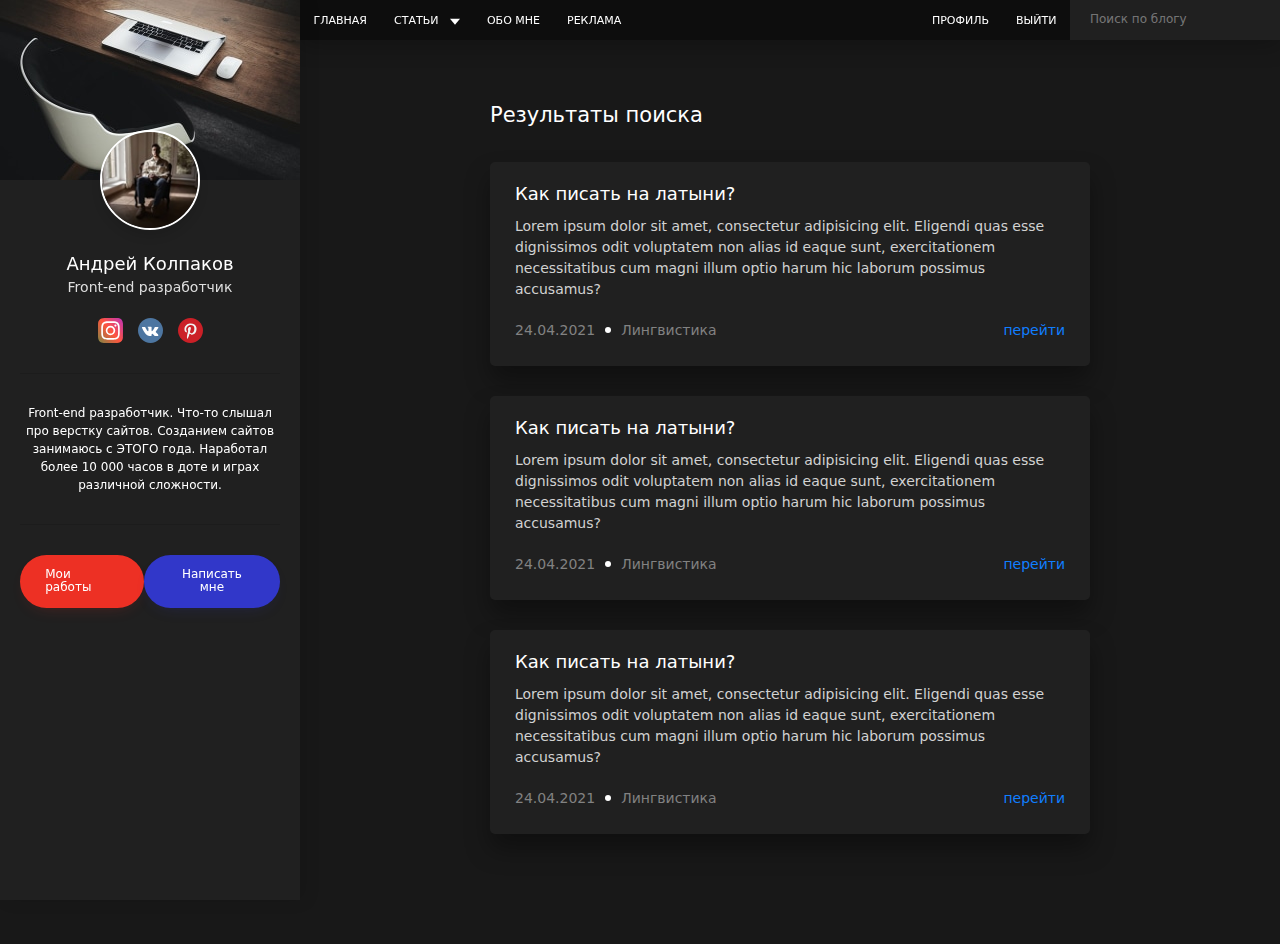
<file: search.html>
<!DOCTYPE html>
<html lang="ru">

<head>
    <meta charset="UTF-8">
    <link rel="stylesheet" href="assets/css/style.min.css">
    
    <!-- Useful meta tags -->
    <meta http-equiv="x-ua-compatible" content="ie=edge">
    <meta name="viewport" content="width=device-width, initial-scale=1, shrink-to-fit=no">
    <meta name="robots" content="index, follow">
    <meta name="google" content="notranslate">
    <meta name="format-detection" content="telephone=no">
    <meta name="description" content="">
    
    <title>Search</title>
</head>

<body>

    <div class="page" id="page">
        <header class="header">
            <div class="header__left">
                <nav class="nav">
                    <ul class="nav__list">
                        <li class="nav__item"><a href="index.html" class="nav__link ">Главная</a></li>
                        <li class="nav__item"><a href="#" class="nav__link has-subnav">Статьи</a>
                            <ul class="subnav">
                                <li><a href="#" class="subnav__link">Создание сайтов</a></li>
                                <li><a href="#" class="subnav__link">Интернет маркетинг</a></li>
                                <li><a href="#" class="subnav__link">Продвижение видео</a></li>
                            </ul>
                        </li>
                        <li class="nav__item"><a href="#" class="nav__link">Обо мне</a></li>
                        <li class="nav__item"><a href="#" class="nav__link ">Реклама</a></li>
                    </ul>
                </nav>
        
                <button class="burger active" type="button" id="sidebarToggle">
                    <span>Открыть навигацию</span>
                </button>
            </div>
        
        
            <div class="header__right">
                <nav class="nav">
                    <ul class="nav__list">
                        <li class="nav__item"><a href="profile.html" class="nav__link">Профиль</a></li>
                        <li class="nav__item"><a href="#" class="nav__link">Выйти</a></li>
                    </ul>
                </nav>
        
        
                <form action="/" method="post"  class="search">
                    <input type="text" placeholder="Поиск по блогу" class="search__input">
                </form>
            </div>
        
        </header>
        <aside class="sidebar" id="sidebar">
            <div class="sidebar__header">
                <img src="assets/images/sidebar-header.jpg" alt="header">
            </div>
        
            <div class="sidebar__content">
                <div class="profile">
        
                    <img src="assets/images/avatar.jpg" class="profile__avatar" alt="">
                    <div class="profile__header">
                        <div class="profile__name">Андрей Колпаков</div>
                        <div class="profile__prof">Front-end разработчик</div>
                    </div>
        
                    
                    <nav class="nav nav--mobile">
                        <ul class="nav__list">
                            <li class="nav__item"><a href="index.html" class="nav__link ">Главная</a></li>
                            <li class="nav__item"><a href="#" class="nav__link has-subnav">Статьи</a>
                                <ul class="subnav">
                                    <li><a href="#" class="subnav__link">Создание сайтов</a></li>
                                    <li><a href="#" class="subnav__link">Интернет маркетинг</a></li>
                                    <li><a href="#" class="subnav__link">Продвижение видео</a></li>
                                </ul>
                            </li>
                            <li class="nav__item"><a href="#" class="nav__link">Обо мне</a></li>
                            <li class="nav__item"><a href="#" class="nav__link ">Реклама</a></li>
                            <li class="nav__item"><a href="profile.html" class="nav__link ">Профиль</a></li>
                            <li class="nav__item"><a href="#" class="nav__link ">Выйти</a></li>
                        </ul>
                    </nav>
        
        
                    <ul class="social">
                        <li class="social__item"><a href="#" class="social__link" target="_blank"><img
                                    src="assets/images/instagram.svg" alt="Inst"></a></li>
                        <li class="social__item"><a href="#" class="social__link" target="_blank"><img
                                    src="assets/images/vk.svg" alt="VK"></a></li>
                        <li class="social__item"><a href="#" class="social__link" target="_blank"><img
                                    src="assets/images/pinterest.svg" alt="PTRST"></a></li>
                    </ul>
        
                    <div class="profile__text">
                        <p>Front-end разработчик. Что-то слышал про верстку сайтов.
                            Созданием сайтов занимаюсь с ЭТОГО года. Наработал более
                            10 000 часов в доте и играх различной сложности.</p>
                    </div>
                </div>
                <!--profile-->
            </div>
            <!--sidebar--content-->
        
            <div class="sidebar__footer">
                <a class="btn btn--red" href="works.html">Мои работы</a>
                <button class="btn btn--blue" data-modal="contact-modal">Написать мне</button>
            </div>
        
        </aside>
        <main class="main">


            <div class="container">

                
                <h1 class="page__title">Результаты поиска</h1>
                
                <div class="post">
                
                    <div class="post__content">
                        <h2 class="post__title"> <a href="post.html">Как писать на латыни?</a></h2>
                        <article class="post__text">Lorem ipsum dolor sit amet, consectetur adipisicing elit. Eligendi quas esse
                            dignissimos
                            odit voluptatem non alias id eaque sunt, exercitationem necessitatibus cum magni illum optio harum hic
                            laborum possimus accusamus?</article>
                    </div>
                
                    <div class="post__footer">
                        <ul class="post__data">
                            <li class="post__data-item"><time datetime="24.04.2021">24.04.2021</time></li>
                            <li class="post__data-item"><a href="post.html">Лингвистика</a></li>
                
                        </ul>
                
                        <a href="post.html" class="post__read">перейти</a>
                    </div>
                </div>
                
                
                <div class="post">
                
                    <div class="post__content">
                        <h2 class="post__title"> <a href="post.html">Как писать на латыни?</a></h2>
                        <article class="post__text">Lorem ipsum dolor sit amet, consectetur adipisicing elit. Eligendi quas esse
                            dignissimos
                            odit voluptatem non alias id eaque sunt, exercitationem necessitatibus cum magni illum optio harum hic
                            laborum possimus accusamus?</article>
                    </div>
                
                    <div class="post__footer">
                        <ul class="post__data">
                            <li class="post__data-item"><time datetime="24.04.2021">24.04.2021</time></li>
                            <li class="post__data-item"><a href="post.html">Лингвистика</a></li>
                
                        </ul>
                
                        <a href="post.html" class="post__read">перейти</a>
                    </div>
                </div>
                
                
                
                <div class="post">
                
                    <div class="post__content">
                        <h2 class="post__title"> <a href="post.html">Как писать на латыни?</a></h2>
                        <article class="post__text">Lorem ipsum dolor sit amet, consectetur adipisicing elit. Eligendi quas esse
                            dignissimos
                            odit voluptatem non alias id eaque sunt, exercitationem necessitatibus cum magni illum optio harum hic
                            laborum possimus accusamus?</article>
                    </div>
                
                    <div class="post__footer">
                        <ul class="post__data">
                            <li class="post__data-item"><time datetime="24.04.2021">24.04.2021</time></li>
                            <li class="post__data-item"><a href="post.html">Лингвистика</a></li>
                
                        </ul>
                
                        <a href="post.html" class="post__read">перейти</a>
                    </div>
                </div>
            
            </div>


        </main>
    </div>

    <div class="modal" id="story-modal">
        <div class="modal__content modal__content--story">
            <video class="modal__video" poster="https://via.placeholder.com/420x580" src="">
    
            </video>
        </div>
    </div>    <div class="modal" id="contact-modal">
        <div class="modal__content">
            <form action="/" class="form" method="post">
    
                <button type="button" class="modal__close"> <img src="assets/images/close.svg" alt="Close"></button>
    
                <div class="form__group form__group--md">
                    <input type="text" class="form__control" placeholder="Имя"><span class="form__line"></span>
                </div>
    
                <div class="form__group form__group--md">
                    <input type="email" class="form__control" placeholder="Ваш email"><span class="form__line"></span>
                </div>
    
                <div class="form__group form__group--md">
                    <textarea class="form__control form__control--textarea" placeholder="Текст сообщения"></textarea><span
                        class="form__line"></span>
                </div>
    
                <div class="form__footer">
                    <div class="form__group form__group--md"><Button type="submit"
                            class="btn btn--blue btn--rounded btn--sm">Отправить</Button></div>
                </div>
    
                <ul class="modal__footer">
                    <li>email: <a href="mailto:gfstels@yandex.ru">gfstels@yandex.ru</a></li>
                    <li>тел: <a href="tel:+77019301458">+7-701-930-1458</a></li>
                </ul>
            </form>
    
    
            
        </div>
    </div>    <div class="modal">
        <div class="modal__content modal__content--contact">
            <button type="button" class="modal__close"> <img src="assets/images/close.svg" alt="Close"></button>
    
            <ul class="social">
                <li class="social__item">
                    <a href="#" class="social__link">
                        <img src="assets/images/fb.svg" alt="fb"></a>
                </li>
                <li class="social__item"><a href="#" class="social__link">
                        <img src="assets/images/vk2.svg" alt="VK"></a>
                </li>
                <li class="social__item"><a href="#" class="social__link">
                        <img src="assets/images/tw.svg" alt="tw"></a></li>
                <li class="social__item"><a href="#" class="social__link">
                        <img src="assets/images/copy.svg" alt="tw"></a>
                </li>
            </ul>
    
            
        </div>
    </div>
    <script src="assets/js/app.js"></script>
</body>

</html>
</file>
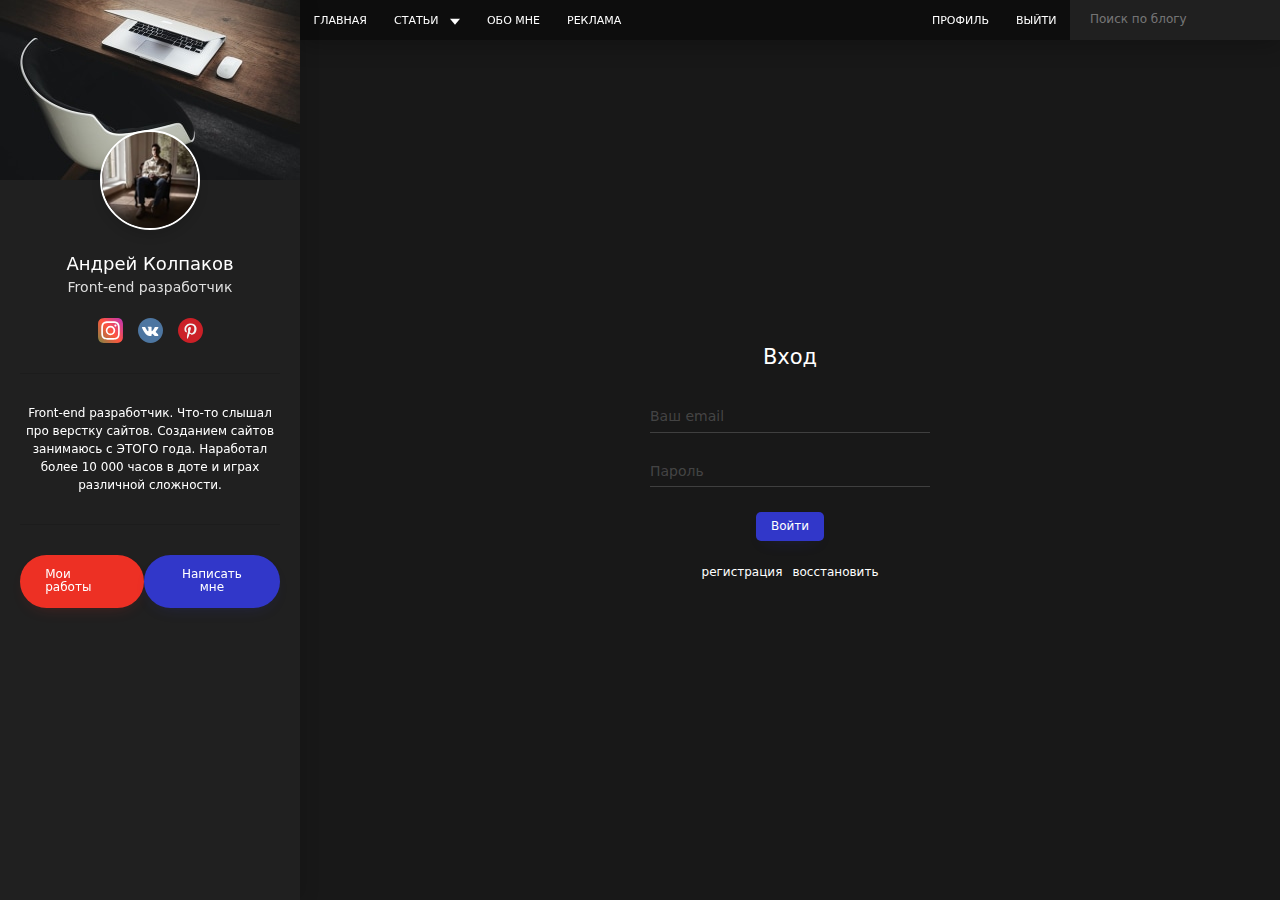
<file: signin.html>
<!DOCTYPE html>
<html lang="ru">

<head>
    <meta charset="UTF-8">
    <link rel="stylesheet" href="assets/css/style.min.css">
    
    <!-- Useful meta tags -->
    <meta http-equiv="x-ua-compatible" content="ie=edge">
    <meta name="viewport" content="width=device-width, initial-scale=1, shrink-to-fit=no">
    <meta name="robots" content="index, follow">
    <meta name="google" content="notranslate">
    <meta name="format-detection" content="telephone=no">
    <meta name="description" content="">
    
    <title>Signin</title>
</head>

<body>

    <div class="page" id="page">
        <header class="header">
            <div class="header__left">
                <nav class="nav">
                    <ul class="nav__list">
                        <li class="nav__item"><a href="index.html" class="nav__link ">Главная</a></li>
                        <li class="nav__item"><a href="#" class="nav__link has-subnav">Статьи</a>
                            <ul class="subnav">
                                <li><a href="#" class="subnav__link">Создание сайтов</a></li>
                                <li><a href="#" class="subnav__link">Интернет маркетинг</a></li>
                                <li><a href="#" class="subnav__link">Продвижение видео</a></li>
                            </ul>
                        </li>
                        <li class="nav__item"><a href="#" class="nav__link">Обо мне</a></li>
                        <li class="nav__item"><a href="#" class="nav__link ">Реклама</a></li>
                    </ul>
                </nav>
        
                <button class="burger active" type="button" id="sidebarToggle">
                    <span>Открыть навигацию</span>
                </button>
            </div>
        
        
            <div class="header__right">
                <nav class="nav">
                    <ul class="nav__list">
                        <li class="nav__item"><a href="profile.html" class="nav__link">Профиль</a></li>
                        <li class="nav__item"><a href="#" class="nav__link">Выйти</a></li>
                    </ul>
                </nav>
        
        
                <form action="/" method="post"  class="search">
                    <input type="text" placeholder="Поиск по блогу" class="search__input">
                </form>
            </div>
        
        </header>
        <aside class="sidebar" id="sidebar">
            <div class="sidebar__header">
                <img src="assets/images/sidebar-header.jpg" alt="header">
            </div>
        
            <div class="sidebar__content">
                <div class="profile">
        
                    <img src="assets/images/avatar.jpg" class="profile__avatar" alt="">
                    <div class="profile__header">
                        <div class="profile__name">Андрей Колпаков</div>
                        <div class="profile__prof">Front-end разработчик</div>
                    </div>
        
                    
                    <nav class="nav nav--mobile">
                        <ul class="nav__list">
                            <li class="nav__item"><a href="index.html" class="nav__link ">Главная</a></li>
                            <li class="nav__item"><a href="#" class="nav__link has-subnav">Статьи</a>
                                <ul class="subnav">
                                    <li><a href="#" class="subnav__link">Создание сайтов</a></li>
                                    <li><a href="#" class="subnav__link">Интернет маркетинг</a></li>
                                    <li><a href="#" class="subnav__link">Продвижение видео</a></li>
                                </ul>
                            </li>
                            <li class="nav__item"><a href="#" class="nav__link">Обо мне</a></li>
                            <li class="nav__item"><a href="#" class="nav__link ">Реклама</a></li>
                            <li class="nav__item"><a href="profile.html" class="nav__link ">Профиль</a></li>
                            <li class="nav__item"><a href="#" class="nav__link ">Выйти</a></li>
                        </ul>
                    </nav>
        
        
                    <ul class="social">
                        <li class="social__item"><a href="#" class="social__link" target="_blank"><img
                                    src="assets/images/instagram.svg" alt="Inst"></a></li>
                        <li class="social__item"><a href="#" class="social__link" target="_blank"><img
                                    src="assets/images/vk.svg" alt="VK"></a></li>
                        <li class="social__item"><a href="#" class="social__link" target="_blank"><img
                                    src="assets/images/pinterest.svg" alt="PTRST"></a></li>
                    </ul>
        
                    <div class="profile__text">
                        <p>Front-end разработчик. Что-то слышал про верстку сайтов.
                            Созданием сайтов занимаюсь с ЭТОГО года. Наработал более
                            10 000 часов в доте и играх различной сложности.</p>
                    </div>
                </div>
                <!--profile-->
            </div>
            <!--sidebar--content-->
        
            <div class="sidebar__footer">
                <a class="btn btn--red" href="works.html">Мои работы</a>
                <button class="btn btn--blue" data-modal="contact-modal">Написать мне</button>
            </div>
        
        </aside>
        <main class="main">


            <div class="container">

                
                <h1 class="page__title page__title--center">Вход</h1>
                
                <form action="/" class="form form--auth" method="post">
                
                    <div class="form__group form__group--md">
                        <input type="email" class="form__control" placeholder="Ваш email" ><span
                            class="form__line"></span>
                    </div>
                
                    <div class="form__group form__group--md">
                        <input type="password" class="form__control" placeholder="Пароль"><span class="form__line"></span>
                    </div>
                
                    <div class="form__footer form__footer--center">
                    <div class="form__group form__group--md"><Button type="submit" class="btn btn--blue btn--rounded btn--sm">Войти</Button></div></div>
                
                    <ul class="form__footer-list">
                        <li><a href="signup.html">регистрация</a></li>
                        <li><a href="reset.html">восстановить</a></li>
                    </ul>
                </form>
            
            </div>


        </main>
    </div>

    <div class="modal" id="story-modal">
        <div class="modal__content modal__content--story">
            <video class="modal__video" poster="https://via.placeholder.com/420x580" src="">
    
            </video>
        </div>
    </div>    <div class="modal" id="contact-modal">
        <div class="modal__content">
            <form action="/" class="form" method="post">
    
                <button type="button" class="modal__close"> <img src="assets/images/close.svg" alt="Close"></button>
    
                <div class="form__group form__group--md">
                    <input type="text" class="form__control" placeholder="Имя"><span class="form__line"></span>
                </div>
    
                <div class="form__group form__group--md">
                    <input type="email" class="form__control" placeholder="Ваш email"><span class="form__line"></span>
                </div>
    
                <div class="form__group form__group--md">
                    <textarea class="form__control form__control--textarea" placeholder="Текст сообщения"></textarea><span
                        class="form__line"></span>
                </div>
    
                <div class="form__footer">
                    <div class="form__group form__group--md"><Button type="submit"
                            class="btn btn--blue btn--rounded btn--sm">Отправить</Button></div>
                </div>
    
                <ul class="modal__footer">
                    <li>email: <a href="mailto:gfstels@yandex.ru">gfstels@yandex.ru</a></li>
                    <li>тел: <a href="tel:+77019301458">+7-701-930-1458</a></li>
                </ul>
            </form>
    
    
            
        </div>
    </div>    <div class="modal">
        <div class="modal__content modal__content--contact">
            <button type="button" class="modal__close"> <img src="assets/images/close.svg" alt="Close"></button>
    
            <ul class="social">
                <li class="social__item">
                    <a href="#" class="social__link">
                        <img src="assets/images/fb.svg" alt="fb"></a>
                </li>
                <li class="social__item"><a href="#" class="social__link">
                        <img src="assets/images/vk2.svg" alt="VK"></a>
                </li>
                <li class="social__item"><a href="#" class="social__link">
                        <img src="assets/images/tw.svg" alt="tw"></a></li>
                <li class="social__item"><a href="#" class="social__link">
                        <img src="assets/images/copy.svg" alt="tw"></a>
                </li>
            </ul>
    
            
        </div>
    </div>
    <script src="assets/js/app.js"></script>
</body>

</html>
</file>
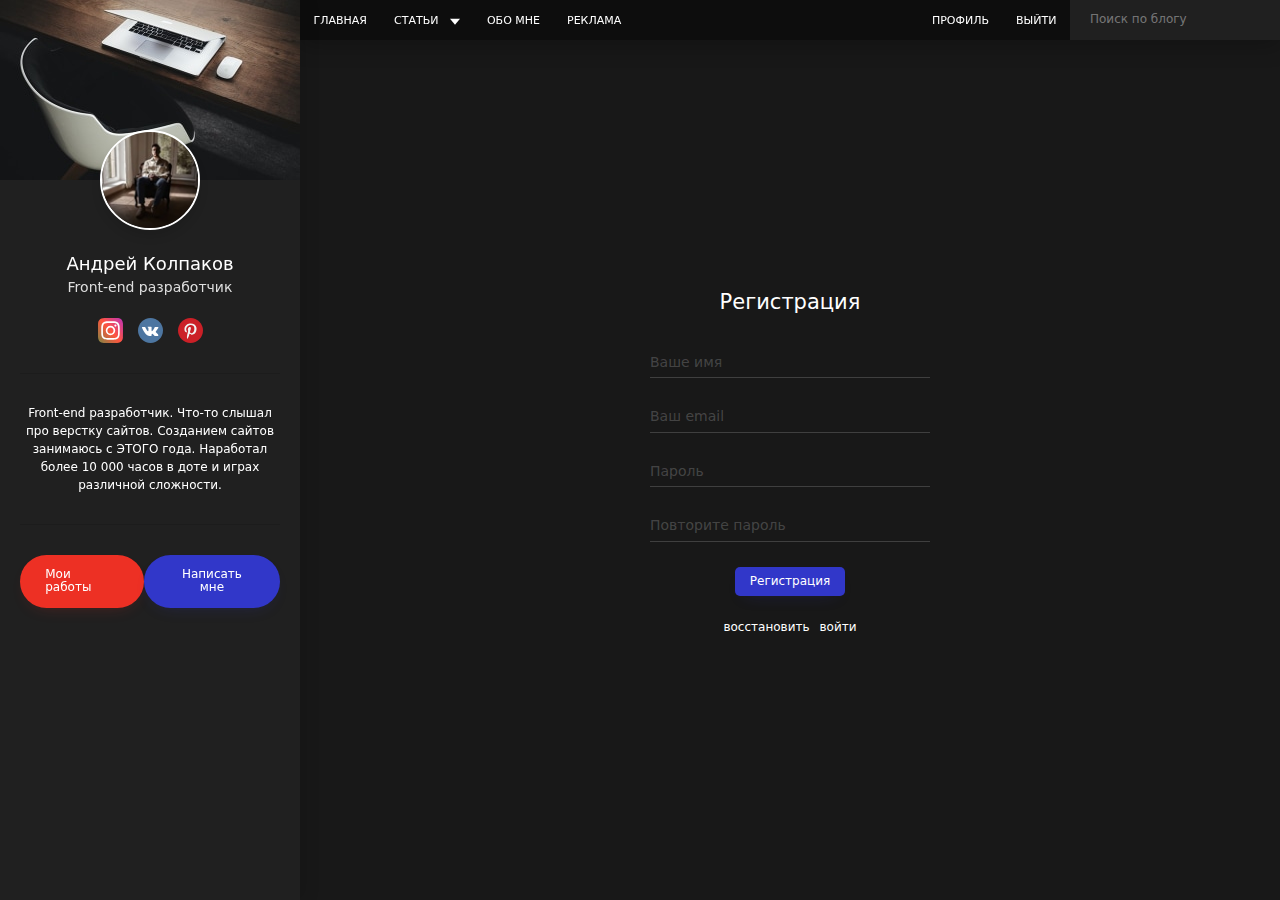
<file: signup.html>
<!DOCTYPE html>
<html lang="ru">

<head>
    <meta charset="UTF-8">
    <link rel="stylesheet" href="assets/css/style.min.css">
    
    <!-- Useful meta tags -->
    <meta http-equiv="x-ua-compatible" content="ie=edge">
    <meta name="viewport" content="width=device-width, initial-scale=1, shrink-to-fit=no">
    <meta name="robots" content="index, follow">
    <meta name="google" content="notranslate">
    <meta name="format-detection" content="telephone=no">
    <meta name="description" content="">
    
    <title>Signup</title>
</head>

<body>

    <div class="page" id="page">
        <header class="header">
            <div class="header__left">
                <nav class="nav">
                    <ul class="nav__list">
                        <li class="nav__item"><a href="index.html" class="nav__link ">Главная</a></li>
                        <li class="nav__item"><a href="#" class="nav__link has-subnav">Статьи</a>
                            <ul class="subnav">
                                <li><a href="#" class="subnav__link">Создание сайтов</a></li>
                                <li><a href="#" class="subnav__link">Интернет маркетинг</a></li>
                                <li><a href="#" class="subnav__link">Продвижение видео</a></li>
                            </ul>
                        </li>
                        <li class="nav__item"><a href="#" class="nav__link">Обо мне</a></li>
                        <li class="nav__item"><a href="#" class="nav__link ">Реклама</a></li>
                    </ul>
                </nav>
        
                <button class="burger active" type="button" id="sidebarToggle">
                    <span>Открыть навигацию</span>
                </button>
            </div>
        
        
            <div class="header__right">
                <nav class="nav">
                    <ul class="nav__list">
                        <li class="nav__item"><a href="profile.html" class="nav__link">Профиль</a></li>
                        <li class="nav__item"><a href="#" class="nav__link">Выйти</a></li>
                    </ul>
                </nav>
        
        
                <form action="/" method="post"  class="search">
                    <input type="text" placeholder="Поиск по блогу" class="search__input">
                </form>
            </div>
        
        </header>
        <aside class="sidebar" id="sidebar">
            <div class="sidebar__header">
                <img src="assets/images/sidebar-header.jpg" alt="header">
            </div>
        
            <div class="sidebar__content">
                <div class="profile">
        
                    <img src="assets/images/avatar.jpg" class="profile__avatar" alt="">
                    <div class="profile__header">
                        <div class="profile__name">Андрей Колпаков</div>
                        <div class="profile__prof">Front-end разработчик</div>
                    </div>
        
                    
                    <nav class="nav nav--mobile">
                        <ul class="nav__list">
                            <li class="nav__item"><a href="index.html" class="nav__link ">Главная</a></li>
                            <li class="nav__item"><a href="#" class="nav__link has-subnav">Статьи</a>
                                <ul class="subnav">
                                    <li><a href="#" class="subnav__link">Создание сайтов</a></li>
                                    <li><a href="#" class="subnav__link">Интернет маркетинг</a></li>
                                    <li><a href="#" class="subnav__link">Продвижение видео</a></li>
                                </ul>
                            </li>
                            <li class="nav__item"><a href="#" class="nav__link">Обо мне</a></li>
                            <li class="nav__item"><a href="#" class="nav__link ">Реклама</a></li>
                            <li class="nav__item"><a href="profile.html" class="nav__link ">Профиль</a></li>
                            <li class="nav__item"><a href="#" class="nav__link ">Выйти</a></li>
                        </ul>
                    </nav>
        
        
                    <ul class="social">
                        <li class="social__item"><a href="#" class="social__link" target="_blank"><img
                                    src="assets/images/instagram.svg" alt="Inst"></a></li>
                        <li class="social__item"><a href="#" class="social__link" target="_blank"><img
                                    src="assets/images/vk.svg" alt="VK"></a></li>
                        <li class="social__item"><a href="#" class="social__link" target="_blank"><img
                                    src="assets/images/pinterest.svg" alt="PTRST"></a></li>
                    </ul>
        
                    <div class="profile__text">
                        <p>Front-end разработчик. Что-то слышал про верстку сайтов.
                            Созданием сайтов занимаюсь с ЭТОГО года. Наработал более
                            10 000 часов в доте и играх различной сложности.</p>
                    </div>
                </div>
                <!--profile-->
            </div>
            <!--sidebar--content-->
        
            <div class="sidebar__footer">
                <a class="btn btn--red" href="works.html">Мои работы</a>
                <button class="btn btn--blue" data-modal="contact-modal">Написать мне</button>
            </div>
        
        </aside>
        <main class="main">


            <div class="container">

                
                <h1 class="page__title page__title--center">Регистрация</h1>
                
                <form action="/" class="form form--auth" method="post">
                    <div class="form__group form__group--md">
                        <input type="text" class="form__control" placeholder="Ваше имя" ><span
                            class="form__line"></span>
                    </div>
                
                    <div class="form__group form__group--md">
                        <input type="email" class="form__control" placeholder="Ваш email" ><span
                            class="form__line"></span>
                    </div>
                
                    <div class="form__group form__group--md">
                        <input type="password" class="form__control" placeholder="Пароль"><span class="form__line"></span>
                    </div>
                
                    <div class="form__group form__group--md">
                        <input type="password" class="form__control" placeholder="Повторите пароль"><span
                            class="form__line"></span>
                    </div>
                
                
                    <div class="form__footer form__footer--center">
                    <div class="form__group form__group--md"><Button type="submit" class="btn btn--blue btn--rounded btn--sm">Регистрация</Button></div></div>
                
                    <ul class="form__footer-list">
                        <li><a href="reset.html">восстановить</a></li>
                        <li><a href="signin.html">войти</a></li>
                    </ul>
                </form>
            
            </div>


        </main>
    </div>

    <div class="modal" id="story-modal">
        <div class="modal__content modal__content--story">
            <video class="modal__video" poster="https://via.placeholder.com/420x580" src="">
    
            </video>
        </div>
    </div>    <div class="modal" id="contact-modal">
        <div class="modal__content">
            <form action="/" class="form" method="post">
    
                <button type="button" class="modal__close"> <img src="assets/images/close.svg" alt="Close"></button>
    
                <div class="form__group form__group--md">
                    <input type="text" class="form__control" placeholder="Имя"><span class="form__line"></span>
                </div>
    
                <div class="form__group form__group--md">
                    <input type="email" class="form__control" placeholder="Ваш email"><span class="form__line"></span>
                </div>
    
                <div class="form__group form__group--md">
                    <textarea class="form__control form__control--textarea" placeholder="Текст сообщения"></textarea><span
                        class="form__line"></span>
                </div>
    
                <div class="form__footer">
                    <div class="form__group form__group--md"><Button type="submit"
                            class="btn btn--blue btn--rounded btn--sm">Отправить</Button></div>
                </div>
    
                <ul class="modal__footer">
                    <li>email: <a href="mailto:gfstels@yandex.ru">gfstels@yandex.ru</a></li>
                    <li>тел: <a href="tel:+77019301458">+7-701-930-1458</a></li>
                </ul>
            </form>
    
    
            
        </div>
    </div>    <div class="modal">
        <div class="modal__content modal__content--contact">
            <button type="button" class="modal__close"> <img src="assets/images/close.svg" alt="Close"></button>
    
            <ul class="social">
                <li class="social__item">
                    <a href="#" class="social__link">
                        <img src="assets/images/fb.svg" alt="fb"></a>
                </li>
                <li class="social__item"><a href="#" class="social__link">
                        <img src="assets/images/vk2.svg" alt="VK"></a>
                </li>
                <li class="social__item"><a href="#" class="social__link">
                        <img src="assets/images/tw.svg" alt="tw"></a></li>
                <li class="social__item"><a href="#" class="social__link">
                        <img src="assets/images/copy.svg" alt="tw"></a>
                </li>
            </ul>
    
            
        </div>
    </div>
    <script src="assets/js/app.js"></script>
</body>

</html>
</file>
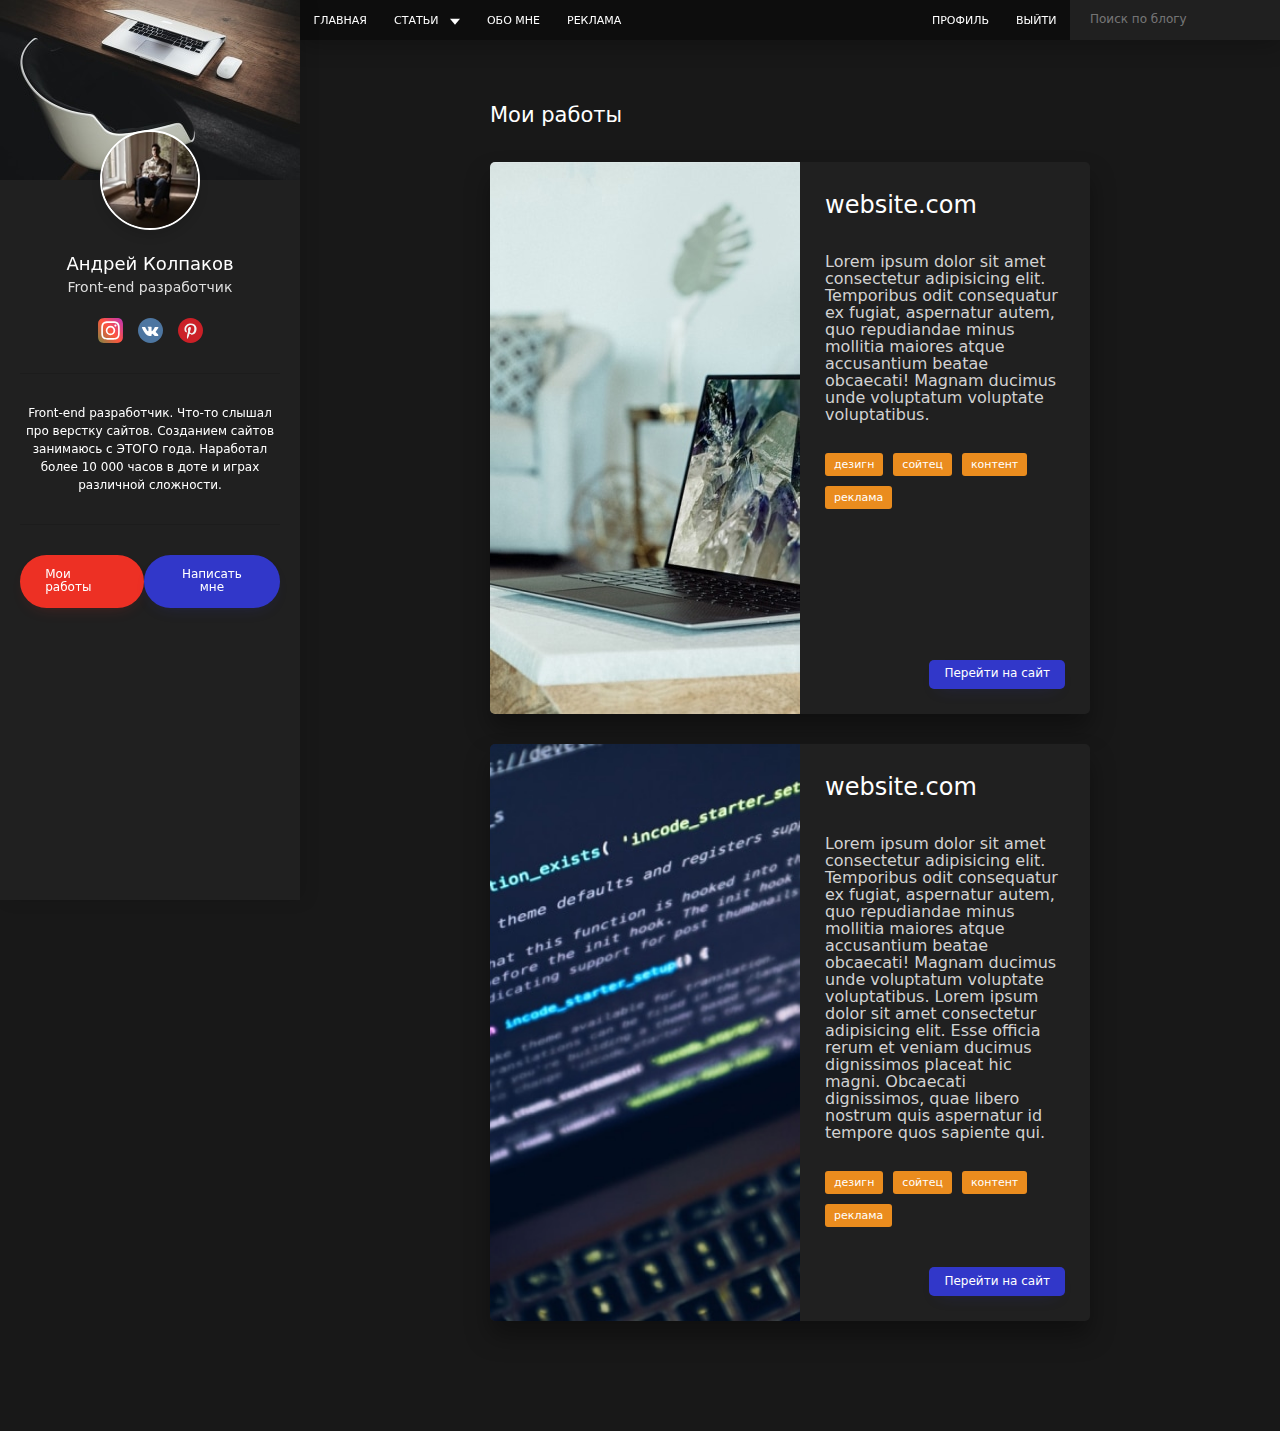
<file: works.html>
<!DOCTYPE html>
<html lang="ru">

<head>
    <meta charset="UTF-8">
    <link rel="stylesheet" href="assets/css/style.min.css">
    
    <!-- Useful meta tags -->
    <meta http-equiv="x-ua-compatible" content="ie=edge">
    <meta name="viewport" content="width=device-width, initial-scale=1, shrink-to-fit=no">
    <meta name="robots" content="index, follow">
    <meta name="google" content="notranslate">
    <meta name="format-detection" content="telephone=no">
    <meta name="description" content="">
    
    <title>Works</title>
</head>

<body>

    <div class="page" id="page">
        <header class="header">
            <div class="header__left">
                <nav class="nav">
                    <ul class="nav__list">
                        <li class="nav__item"><a href="index.html" class="nav__link ">Главная</a></li>
                        <li class="nav__item"><a href="#" class="nav__link has-subnav">Статьи</a>
                            <ul class="subnav">
                                <li><a href="#" class="subnav__link">Создание сайтов</a></li>
                                <li><a href="#" class="subnav__link">Интернет маркетинг</a></li>
                                <li><a href="#" class="subnav__link">Продвижение видео</a></li>
                            </ul>
                        </li>
                        <li class="nav__item"><a href="#" class="nav__link">Обо мне</a></li>
                        <li class="nav__item"><a href="#" class="nav__link ">Реклама</a></li>
                    </ul>
                </nav>
        
                <button class="burger active" type="button" id="sidebarToggle">
                    <span>Открыть навигацию</span>
                </button>
            </div>
        
        
            <div class="header__right">
                <nav class="nav">
                    <ul class="nav__list">
                        <li class="nav__item"><a href="profile.html" class="nav__link">Профиль</a></li>
                        <li class="nav__item"><a href="#" class="nav__link">Выйти</a></li>
                    </ul>
                </nav>
        
        
                <form action="/" method="post"  class="search">
                    <input type="text" placeholder="Поиск по блогу" class="search__input">
                </form>
            </div>
        
        </header>
        <aside class="sidebar" id="sidebar">
            <div class="sidebar__header">
                <img src="assets/images/sidebar-header.jpg" alt="header">
            </div>
        
            <div class="sidebar__content">
                <div class="profile">
        
                    <img src="assets/images/avatar.jpg" class="profile__avatar" alt="">
                    <div class="profile__header">
                        <div class="profile__name">Андрей Колпаков</div>
                        <div class="profile__prof">Front-end разработчик</div>
                    </div>
        
                    
                    <nav class="nav nav--mobile">
                        <ul class="nav__list">
                            <li class="nav__item"><a href="index.html" class="nav__link ">Главная</a></li>
                            <li class="nav__item"><a href="#" class="nav__link has-subnav">Статьи</a>
                                <ul class="subnav">
                                    <li><a href="#" class="subnav__link">Создание сайтов</a></li>
                                    <li><a href="#" class="subnav__link">Интернет маркетинг</a></li>
                                    <li><a href="#" class="subnav__link">Продвижение видео</a></li>
                                </ul>
                            </li>
                            <li class="nav__item"><a href="#" class="nav__link">Обо мне</a></li>
                            <li class="nav__item"><a href="#" class="nav__link ">Реклама</a></li>
                            <li class="nav__item"><a href="profile.html" class="nav__link ">Профиль</a></li>
                            <li class="nav__item"><a href="#" class="nav__link ">Выйти</a></li>
                        </ul>
                    </nav>
        
        
                    <ul class="social">
                        <li class="social__item"><a href="#" class="social__link" target="_blank"><img
                                    src="assets/images/instagram.svg" alt="Inst"></a></li>
                        <li class="social__item"><a href="#" class="social__link" target="_blank"><img
                                    src="assets/images/vk.svg" alt="VK"></a></li>
                        <li class="social__item"><a href="#" class="social__link" target="_blank"><img
                                    src="assets/images/pinterest.svg" alt="PTRST"></a></li>
                    </ul>
        
                    <div class="profile__text">
                        <p>Front-end разработчик. Что-то слышал про верстку сайтов.
                            Созданием сайтов занимаюсь с ЭТОГО года. Наработал более
                            10 000 часов в доте и играх различной сложности.</p>
                    </div>
                </div>
                <!--profile-->
            </div>
            <!--sidebar--content-->
        
            <div class="sidebar__footer">
                <a class="btn btn--red" href="works.html">Мои работы</a>
                <button class="btn btn--blue" data-modal="contact-modal">Написать мне</button>
            </div>
        
        </aside>
        <main class="main">


            <div class="container">

                
                <h1 class="page__title">Мои работы</h1>
                
                <article class="work">
                    <div class="work__preview">
                        <picture>
                            <source srcset="https://via.placeholder.com/575x200" media="(max-width:575px)">
                            <img src=" assets/images/work.jpg" alt="Work-preview">
                        </picture>
                    </div>
                    <div class="work__content">
                        <h2 class="work__title"><a href="#" target="_blank">website.com</a></h2>
                        <div class="work__description">
                            <p>Lorem ipsum dolor sit amet consectetur adipisicing elit. Temporibus odit consequatur ex fugiat,
                                aspernatur autem, quo repudiandae minus mollitia maiores atque accusantium beatae obcaecati! Magnam
                                ducimus unde voluptatum voluptate voluptatibus.</p>
                        </div>
                        <ul class="tags">
                            <li class="tags__item">дезигн</li>
                            <li class="tags__item">сойтец</li>
                            <li class="tags__item">контент</li>
                            <li class="tags__item">реклама</li>
                        </ul>
                
                        <div class="work__footer">
                            <a href="#" class="btn btn--blue btn--rounded btn--sm">Перейти на сайт</a>
                        </div>
                    </div>
                </article>
                
                
                
                <article class="work">
                    <div class="work__preview">
                        <picture>
                            <source srcset="https://via.placeholder.com/575x200" media="(max-width:575px)">
                            <img src="assets/images/work2.jpg" alt="Work-preview">
                        </picture>
                    </div>
                    <div class="work__content">
                        <h2 class="work__title"><a href="#" target="_blank">website.com</a></h2>
                        <div class="work__description">
                            <p>Lorem ipsum dolor sit amet consectetur adipisicing elit. Temporibus odit consequatur ex fugiat,
                                aspernatur autem, quo repudiandae minus mollitia maiores atque accusantium beatae obcaecati! Magnam
                                ducimus unde voluptatum voluptate voluptatibus. Lorem ipsum dolor sit amet consectetur adipisicing elit.
                                Esse officia rerum et veniam ducimus dignissimos placeat hic magni. Obcaecati dignissimos, quae libero
                                nostrum quis aspernatur id tempore quos sapiente qui.</p>
                        </div>
                        <ul class="tags">
                            <li class="tags__item">дезигн</li>
                            <li class="tags__item">сойтец</li>
                            <li class="tags__item">контент</li>
                            <li class="tags__item">реклама</li>
                        </ul>
                
                        <div class="work__footer">
                            <a href="#" class="btn btn--blue btn--rounded btn--sm">Перейти на сайт</a>
                        </div>
                    </div>
                </article>
            
            </div>


        </main>
    </div>

    <div class="modal" id="story-modal">
        <div class="modal__content modal__content--story">
            <video class="modal__video" poster="https://via.placeholder.com/420x580" src="">
    
            </video>
        </div>
    </div>    <div class="modal" id="contact-modal">
        <div class="modal__content">
            <form action="/" class="form" method="post">
    
                <button type="button" class="modal__close"> <img src="assets/images/close.svg" alt="Close"></button>
    
                <div class="form__group form__group--md">
                    <input type="text" class="form__control" placeholder="Имя"><span class="form__line"></span>
                </div>
    
                <div class="form__group form__group--md">
                    <input type="email" class="form__control" placeholder="Ваш email"><span class="form__line"></span>
                </div>
    
                <div class="form__group form__group--md">
                    <textarea class="form__control form__control--textarea" placeholder="Текст сообщения"></textarea><span
                        class="form__line"></span>
                </div>
    
                <div class="form__footer">
                    <div class="form__group form__group--md"><Button type="submit"
                            class="btn btn--blue btn--rounded btn--sm">Отправить</Button></div>
                </div>
    
                <ul class="modal__footer">
                    <li>email: <a href="mailto:gfstels@yandex.ru">gfstels@yandex.ru</a></li>
                    <li>тел: <a href="tel:+77019301458">+7-701-930-1458</a></li>
                </ul>
            </form>
    
    
            
        </div>
    </div>    <div class="modal">
        <div class="modal__content modal__content--contact">
            <button type="button" class="modal__close"> <img src="assets/images/close.svg" alt="Close"></button>
    
            <ul class="social">
                <li class="social__item">
                    <a href="#" class="social__link">
                        <img src="assets/images/fb.svg" alt="fb"></a>
                </li>
                <li class="social__item"><a href="#" class="social__link">
                        <img src="assets/images/vk2.svg" alt="VK"></a>
                </li>
                <li class="social__item"><a href="#" class="social__link">
                        <img src="assets/images/tw.svg" alt="tw"></a></li>
                <li class="social__item"><a href="#" class="social__link">
                        <img src="assets/images/copy.svg" alt="tw"></a>
                </li>
            </ul>
    
            
        </div>
    </div>
    <script src="assets/js/app.js"></script>
</body>

</html>
</file>
<file: assets/css/style.min.css>
a,abbr,acronym,address,applet,article,aside,audio,b,big,blockquote,body,canvas,caption,center,cite,code,dd,del,details,dfn,div,dl,dt,em,embed,fieldset,figcaption,figure,footer,form,h1,h2,h3,h4,h5,h6,header,hgroup,html,i,iframe,img,ins,kbd,label,legend,li,mark,menu,nav,object,ol,output,p,pre,q,ruby,s,samp,section,small,span,strike,strong,sub,summary,sup,table,tbody,td,tfoot,th,thead,time,tr,tt,u,ul,var,video{margin:0;padding:0;border:0;font-size:100%;font:inherit;vertical-align:baseline}:focus{outline:0}article,aside,details,figcaption,figure,footer,header,hgroup,menu,nav,section{display:block}body{line-height:1}ol,ul{list-style:none}blockquote,q{quotes:none}blockquote:after,blockquote:before,q:after,q:before{content:"";content:none}input[type=search]::-webkit-search-cancel-button,input[type=search]::-webkit-search-decoration,input[type=search]::-webkit-search-results-button,input[type=search]::-webkit-search-results-decoration{-webkit-appearance:none;-moz-appearance:none}input[type=search]{-webkit-appearance:none;-moz-appearance:none}audio,canvas,video{display:inline-block;*display:inline;*zoom:1;max-width:100%}audio:not([controls]){display:none;height:0}[hidden]{display:none}html{font-size:100%;-webkit-text-size-adjust:100%;-ms-text-size-adjust:100%}a:focus{outline:thin dotted}a:active,a:hover{outline:0}img{border:0;-ms-interpolation-mode:bicubic}figure,form{margin:0}fieldset{border:1px solid silver;margin:0 2px;padding:.35em .625em .75em}legend{border:0;padding:0;white-space:normal;*margin-left:-7px}button,input,select,textarea{font-size:100%;margin:0;vertical-align:baseline;*vertical-align:middle}button,input{line-height:normal}button,select{text-transform:none}button,html input[type=button],input[type=reset],input[type=submit]{-webkit-appearance:button;cursor:pointer;*overflow:visible}button[disabled],html input[disabled]{cursor:default}input[type=checkbox],input[type=radio]{box-sizing:border-box;padding:0;*height:13px;*width:13px}input[type=search]{-webkit-appearance:textfield;box-sizing:content-box}input[type=search]::-webkit-search-cancel-button,input[type=search]::-webkit-search-decoration{-webkit-appearance:none}button::-moz-focus-inner,input::-moz-focus-inner{border:0;padding:0}textarea{overflow:auto;vertical-align:top}table{border-collapse:collapse;border-spacing:0}button,html,input,select,textarea{color:#222}::selection{background:#b3d4fc;text-shadow:none}img{vertical-align:middle}fieldset{border:0;margin:0;padding:0}textarea{resize:vertical}.chromeframe{margin:.2em 0;background:#ccc;color:#000;padding:.2em 0}html{font-size:62.5%}body{background-color:#181818;font-family:system-ui,-apple-system,Segoe UI,Roboto,Helvetica Neue,Arial,Noto Sans,Liberation Sans,sans-serif;line-height:1.5;font-size:1.4rem;color:#fff}body.no-scroll{overflow:hidden}@media (max-width:991px){body.show-sidebar{overflow:hidden}}*,:after,:before{box-sizing:border-box}a{text-decoration:none}a:hover{text-decoration:underline}.page{min-height:100vh;display:-ms-flexbox;display:flex;-ms-flex-direction:column;flex-direction:column;-ms-flex-pack:center;justify-content:center;overflow:hidden}@media (max-width:991px){.show-sidebar .page{position:relative}}.page__title{font-size:2.1rem;color:#fff;margin-bottom:3rem}.page__title--center{text-align:center}@media (max-width:991px){.show-sidebar .page__mask{display:block;height:100%;width:100%;background-color:rgba(0,0,0,.8);position:absolute;top:0;left:0;z-index:100}}.header{display:-ms-flexbox;display:flex;width:calc(100% - 300px);background-color:#0d0d0d;box-shadow:0 5px 22px 0 rgba(0,0,0,.25);position:fixed;top:0;right:0;z-index:1000}@media (max-width:991px){.header{width:100%}}.header__left{width:40%}@media (max-width:991px){.header__left{width:40%}}.header__right{width:60%;display:-ms-flexbox;display:flex;-ms-flex-pack:end;justify-content:flex-end}@media (max-width:991px){.header__right{width:60%}}.search{max-width:21rem;width:100%;background:#202020}.search .search__input{display:block;padding:1.2rem 2rem;background:none;border:none;font-family:inherit;font-size:1.2rem;color:#fff}.search .search__input::-webkit-input-placeholder{color:hsla(0,0%,100%,.4)}.search .search__input::-moz-placeholder{color:hsla(0,0%,100%,.4)}.search .search__input:-ms-input-placeholder,.search .search__input::-ms-input-placeholder{color:hsla(0,0%,100%,.4)}.search .search__input::placeholder{color:hsla(0,0%,100%,.4)}@media (max-width:991px){.search .search__input{font-size:1.6rem;padding-top:.9rem;padding-bottom:.9rem;height:4rem}}.sidebar{position:fixed;top:0;left:0;z-index:1000;width:300px;height:100vh;background-color:#202020;box-shadow:5px 0 15px 0 rgba(5,5,5,.1)}@media (max-width:991px){.sidebar{display:-ms-flexbox;display:flex;-ms-flex-direction:column;flex-direction:column;height:calc(100vh - 4rem);padding-bottom:1.5rem;overflow:auto;top:4rem;transform:translateX(-100%);transition:transform .2s ease-in-out}.show-sidebar .sidebar{transform:translateX(0)}}.sidebar__header{height:18rem;background-color:#121212}.sidebar__header img{display:block;width:100%;height:100%;object-fit:cover}@media (max-width:991px){.sidebar__header{height:10rem}}.sidebar__content{padding:0 2rem}@media (max-width:991px){.sidebar__content{-ms-flex-positive:1;flex-grow:1}}.profile__text{padding:3rem 0;margin:3rem 0;margin-bottom:0;font-size:1.2rem;text-align:center;border-top:1px solid #1c1c1c;border-bottom:1px solid #1c1c1c}.sidebar__footer{margin-top:1rem;display:-ms-flexbox;display:flex;-ms-flex-pack:justify;justify-content:space-between;padding:2rem}.main{padding:10rem 0 8rem 300px}@media (max-width:991px){.main{padding:7rem 0 5rem}}.container{max-width:70rem;margin:0 auto;padding-left:5rem;padding-right:5rem}@media (max-width:575px){.container{padding-left:1.5rem;padding-right:1.5rem}}.profile{margin-top:-5rem}@media (max-width:991px){.profile{margin-top:-1rem;position:relative;border-bottom:1px solid #1c1c1c}}.profile__avatar{display:block;width:10rem;height:10rem;margin:0 auto 2rem;border:2px solid #fff;box-shadow:0 7px 10px 0 rgba(5,5,5,.1);border-radius:50%;position:relative}@media (max-width:991px){.profile__avatar{width:6.5rem;height:6.5rem;margin-left:0;position:absolute;left:0}}.profile__header{margin-bottom:2rem;text-align:center}@media (max-width:991px){.profile__header{text-align:left;padding-left:8rem;padding-top:2rem}}.profile__name{font-size:1.8rem}@media (max-width:991px){.profile__name{font-size:1.5rem}}.profile__prof{font-size:1.4rem;font-weight:300;color:#dedede}@media (max-width:991px){.profile__prof{font-size:1.2rem}}@media (max-width:991px){.profile__text{display:none}}.social{display:-ms-flexbox;display:flex;-ms-flex-pack:center;justify-content:center}@media (max-width:991px){.social{display:none}}.social__item{margin:0 .75rem}.btn{display:inline-block;vertical-align:top;padding:1.1em 2.1em;background:#121212;border:none;cursor:pointer;border-radius:3rem;font-size:1.2rem;font-weight:500;font-family:inherit;line-height:1.1;color:#fff;transition:background-color .3s linear}.btn,.btn:hover{text-decoration:none}.btn--red{background:#ed3024;box-shadow:0 7px 17px -10px rgba(237,48,36,.3)}.btn--red:focus,.btn--red:hover{background-color:#e51f13}.btn--blue{background:#3137c9;box-shadow:0 7px 17px -10px rgba(49,55,201,.3)}.btn--blue:focus,.btn--blue:hover{background-color:#2c31b4}.btn--rounded{border-radius:5px}.btn--sm{padding:.66em 1.25em}.nav--mobile{display:none}@media (max-width:991px){.nav{display:none}.nav--mobile{display:block;margin:3rem 0}}.nav__list{display:-ms-flexbox;display:flex}@media (max-width:991px){.nav__list{-ms-flex-direction:column;flex-direction:column}}.nav__item{position:relative;white-space:nowrap}.nav__item:hover .nav__link{background-color:#3137c9;text-decoration:none}@media (max-width:991px){.nav__item:hover .nav__link{background:none}}.nav__item:hover>.subnav{display:block;text-decoration:none}.nav__item:hover>.subnav:hover{text-decoration:none}@media (max-width:991px){.nav__item:hover{background:none}}.nav__link{text-decoration:none;color:#fff;font-size:1.1rem;display:block;text-transform:uppercase;line-height:1.2;padding:1.35rem;transition:background-color .1s}.nav__link.has-subnav{position:relative;padding-right:3.5rem}.nav__link.has-subnav:after{position:absolute;top:50%;right:1.35rem;content:"";display:block;border-style:solid;border-width:6px 5px 0;border-color:#fff transparent transparent;transform:translateY(-20%)}@media (max-width:991px){.nav__link{background:none;padding-left:0;padding-right:0;font-size:1.6rem}}.subnav a,.subnav a:hover{text-decoration:none}.subnav{position:absolute;top:100%;left:0;display:none;width:16.5rem;background-color:#3137c9;border-radius:0 0 5px 5px;padding:.5rem 0;box-shadow:0 6px 8px rgba(0,0,0,.2)}@media (max-width:991px){.subnav{position:static;width:100%;background:none;box-shadow:none;padding-left:1rem}}.subnav__link{display:block;color:#fff;text-decoration:none;font-size:1.2rem;padding:.45rem 1.2rem;transition:background-color .1s ease-in-out}.subnav__link:hover{background-color:#272ca0}@media (max-width:991px){.subnav__link:hover{background:none}}@media (max-width:991px){.subnav__link{padding-left:0;padding-right:0;font-size:1.5rem}.subnav__link:hover{background:none}}.stories{display:grid;grid-template-columns:1fr 1fr 1fr 1fr;grid-column-gap:13px;grid-template-rows:195px}@media (max-width:991px){.stories{grid-template-columns:140px 140px 140px 140px;overflow:auto}}.stories__item{border-radius:5px;overflow:hidden;box-shadow:0 5px 15px rgba(0,0,0,.2);position:relative;cursor:pointer}.stories__item:after{content:"";display:block;width:100%;height:100%;position:absolute;top:0;left:0;z-index:2;background-image:linear-gradient(180deg,rgba(0,0,0,.9),transparent 45%,transparent 75%,rgba(0,0,0,.8))}.stories__item:hover .stories__preview{transform:scale(1.3);transition:transform 5s ease-in-out}.stories__preview{width:100%;height:100%;display:block;position:absolute;z-index:1;top:0;left:0;transition:transform .2s ease-in-out}.stories__title{top:0}.stories__date,.stories__title{position:absolute;z-index:3;left:0;width:100%;padding:1.4rem;font-size:1.2rem;line-height:1.3}.stories__date{bottom:0}.add-post{margin-top:3rem;padding:1.5rem 2rem;margin-bottom:3rem;box-shadow:0 15px 25px rgba(0,0,0,.4);background-color:#121212;border-radius:5px}@media (max-width:575px){.add-post{padding:1.5rem}}.add-post__form-actions,.add-post form{display:-ms-flexbox;display:flex}.add-post__form-actions{width:120px;-ms-flex-negative:0;flex-shrink:0;-ms-flex-pack:end;justify-content:flex-end;gap:1rem}@media (max-width:575px){.add-post__form-actions{width:9rem;gap:1rem}}.add-post textarea{display:block;-ms-flex-positive:1;flex-grow:1;width:75%;border:none;background:transparent;font-family:inherit;font-size:1.5rem;color:#fff;resize:none;overflow:hidden}.add-post textarea::-webkit-input-placeholder{color:#d2d2d2}.add-post textarea::-moz-placeholder{color:#d2d2d2}.add-post textarea:-ms-input-placeholder,.add-post textarea::-ms-input-placeholder{color:#d2d2d2}.add-post textarea::placeholder{color:#d2d2d2}.add-post__file,.add-post__send{display:block;width:4.4rem;height:4.4rem;border:none;cursor:pointer;border-radius:50%}@media (max-width:575px){.add-post__file,.add-post__file img,.add-post__send,.add-post__send img{width:3.4rem;height:3.4rem}}.add-post__file{background:#ebebeb url(../images/add-photo.svg) 50% no-repeat}.add-post__file input{display:none}.add-post__send{background:#3137c9;padding:0}.post{box-shadow:0 15px 25px rgba(0,0,0,.35);background-color:#202020;margin-bottom:3rem;padding:2.5rem;border-radius:5px;overflow:hidden}@media (max-width:575px){.post{padding:1.5rem}}.post__header{margin:0 0 2.5rem;margin-bottom:2.5rem}.post__header--preview{margin:-2.5rem -2.5rem 2.5rem}.post__content,.post__subtitle{margin-bottom:2rem}.post__subtitle{font-size:1.6rem;font-weight:500;color:#fff;margin-top:3rem}.post{font-size:1.4rem;color:#d2d2d2}.post__data{color:#828282;line-height:1.2rem}.post__title{line-height:1.4rem;font-size:1.8rem;color:#fff;font-weight:500;margin-bottom:1.5rem}.post__title a{color:inherit;text-decoration:none}.post__title a:hover{text-decoration:underline}.post__title--open{margin-bottom:.75rem}.post__data{display:-ms-flexbox;display:flex;gap:1rem}.post__data a{text-decoration:none;color:inherit}.post__data a:hover{text-decoration:underline}@media (max-width:575px){.post__data{margin-bottom:1rem;font-size:1.2rem}}.post__data-item:not(:last-child):after{content:"";display:inline-block;width:6px;height:6px;border-radius:50%;background-color:#fff;margin:0;margin-left:1rem;position:relative;top:-2px}.post__footer{display:-ms-flexbox;display:flex;-ms-flex-pack:justify;justify-content:space-between;-ms-flex-align:center;align-items:center}.post__footer .post__read{text-decoration:none;color:#107eff}.post__footer .post__read:hover{text-decoration:underline}@media (max-width:575px){.post__footer{-ms-flex-direction:column;flex-direction:column;-ms-flex-align:start;align-items:flex-start}}.post__preview{display:block;max-width:100%;height:auto}.pagination{display:-ms-flexbox;display:flex;-ms-flex-pack:center;justify-content:center;margin-top:8rem}@media (max-width:991px){.pagination{margin-top:5rem}}.pagination__item{margin:0 .5rem}.pagination__link{display:block;width:40px;height:40px;background-color:#121212;border-radius:3px;line-height:40px;text-align:center;color:#fff;text-decoration:none;transition:background-color .1s linear;box-shadow:0 0 10px rgba(0,0,0,.15)}.pagination__link:hover{background-color:#171717}.pagination__link.active{background-color:#3137c9}.post__actions{margin-bottom:1.5rem;display:-ms-flexbox;display:flex;-ms-flex-pack:justify;justify-content:space-between}.post__actions a{text-decoration:none;color:#fff;font-size:1.2rem;opacity:.6;transition:opacity .1s ease-in-out}.post__actions a:hover{text-decoration:underline;opacity:1}.ml1r{margin-left:1rem}.post__text__inner{font-size:1.4rem;color:#d2d2d2;border-bottom:1px solid #1c1c1c;padding-bottom:1rem}.post__text__inner p{margin-bottom:2rem}.post__text__inner h2,.post__text__inner h3,.post__text__inner h4,.post__text__inner h5{margin-bottom:2rem;font-weight:700}.post__text__inner h2{font-size:1.5em}.post__text__inner h3{font-size:1.25em}.post__text__inner h4,.post__text__inner h5,.post__text__inner h6{font-size:1.15em}.post__text__inner ol,.post__text__inner ul{margin-bottom:2rem}.post__text__inner ol{list-style:decimal;list-style-position:inside}.post__text__inner table{width:100%;margin-bottom:2rem}.post__text__inner image{display:block;max-width:100%;height:auto}.post__text__inner .fr-video{display:block;position:relative;overflow:hidden}.post__text__inner .fr-video:before{content:"";display:block;padding-top:56.25%}.post__text__inner .fr-video embed,.post__text__inner .fr-video iframe,.post__text__inner .fr-video object,.post__text__inner .fr-video video{position:absolute;top:0;left:0;width:100%;height:100%}.embed{position:relative;overflow:hidden}.embed:before{content:"";display:block;padding-top:56.25%}.embed embed,.embed iframe,.embed object,.embed video{position:absolute;top:0;left:0;width:100%;height:100%}.related{border-bottom:1px solid #1c1c1c;padding:3rem 0 .5rem;padding-bottom:.5rem}.related__list{display:-ms-flexbox;display:flex;gap:.5rem;-ms-flex-wrap:wrap;flex-wrap:wrap;-ms-flex-pack:justify;justify-content:space-between}@media (max-width:575px){.related__list{-ms-flex-direction:column;flex-direction:column}}.related__list-title{font-size:1.4rem;color:#f3eba2;text-overflow:ellipsis;overflow:hidden;white-space:nowrap}.related__list-title a{color:inherit;text-decoration:none}.related__list-title a:hover{text-decoration:underline}.related__list-item{margin-bottom:2.5rem;width:45%}@media (max-width:575px){.related__list-item{width:100%}}.related__list-date{font-size:1.2rem;color:#d2d2d2}.comments{margin-top:5rem}.comments__header{display:-ms-flexbox;display:flex;margin-bottom:1.5rem;-ms-flex-align:center;align-items:center}.comments__avatar{border-radius:50%;width:3rem;height:3rem}.comments__author{padding-left:1.5rem;-ms-flex-positive:1;flex-grow:1;font-size:1.2rem;line-height:1.5rem}.comments__name{color:#fff;font-weight:500}.comments__pubdate{color:gray}.comments__text{font-size:1.2rem;color:#fff;margin-bottom:.5rem;line-height:1.3}.comments__reply{color:#3137c9;font-family:inherit;font-size:1.2rem;background:none;border:none;padding:0;cursor:pointer;line-height:1.1}.comments__reply:hover{text-decoration:underline}.comments__item{margin-bottom:3rem}.comments__item>.comments{padding-left:3rem;margin-top:3rem}@media (max-width:575px){.comments__item>.comments{padding-left:1.5rem}}.form--auth{max-width:280px;margin:0 auto}.form__group{position:relative;margin-bottom:1.5rem}.form__group--md{margin-bottom:2.5rem}.form__control{display:block;width:100%;background:none;border:none;border-radius:0;box-shadow:0;padding:.5rem 0 .75rem;font-family:inherit;font-size:1.4rem;color:#fff;border-bottom:1px solid #3f3f3f}.form__control::-webkit-input-placeholder{color:hsla(0,0%,100%,.2)}.form__control::-moz-placeholder{color:hsla(0,0%,100%,.2)}.form__control:-ms-input-placeholder,.form__control::-ms-input-placeholder{color:hsla(0,0%,100%,.2)}.form__control::placeholder{color:hsla(0,0%,100%,.2)}.form__control--textarea{height:30px;overflow:hidden;resize:none}.form__control:focus+.form__line{width:100%}.form__line{width:0;height:1px;background-color:#3137c9;transition:width .2s ease-in-out;position:absolute;left:0;bottom:0;z-index:1}.form__footer--center{text-align:center}.form__footer-list{display:-ms-flexbox;display:flex;-ms-flex-pack:center;justify-content:center;gap:1rem;color:#fff;font-size:1.2rem;line-height:1.2rem}.form__footer-list a{color:inherit}.work{box-shadow:0 15px 25px rgba(0,0,0,.35);background-color:#202020;margin-bottom:3rem;border-radius:5px;overflow:hidden;display:-ms-flexbox;display:flex}@media (max-width:575px){.work{-ms-flex-direction:column;flex-direction:column}}.work__preview{width:310px;-ms-flex-positive:1;flex-grow:1}.work__preview img{width:100%;height:100%;object-fit:cover}@media (max-width:575px){.work__preview{width:100%;height:20rem}}.work__content{-ms-flex-positive:1;flex-grow:1;max-width:290px;padding:2.5rem;display:-ms-flexbox;display:flex;-ms-flex-direction:column;flex-direction:column}@media (max-width:575px){.work__content{max-width:none;width:100%;padding:1.5rem}}.work__title{font-size:2.4rem;color:#fff;margin-bottom:3rem}.work__title a{color:inherit}@media (max-width:575px){.work__title{margin-bottom:1.5rem}}.work__description{font-size:1.6rem;font-weight:300;line-height:1.7rem;color:#d2d2d2;margin-bottom:3rem}@media (max-width:575px){.work__description{margin-bottom:1.5rem;font-size:1.4rem}}.work__footer{margin-top:auto;-ms-flex-item-align:end;align-self:flex-end}@media (max-width:575px){.work__footer{-ms-flex-item-align:start;align-self:flex-start}}.tags{display:-ms-flexbox;display:flex;-ms-flex-wrap:wrap;flex-wrap:wrap;margin-bottom:3rem}.tags__item{margin-right:1rem;margin-bottom:1rem;font-size:1.1rem;color:#fff;background-color:#ea8c1e;border-radius:3px;padding:4px 9px;text-align:center;line-height:1.4}.cabinet{display:-ms-flexbox;display:flex}@media (max-width:991px){.cabinet{-ms-flex-direction:column;flex-direction:column}}.cabinet__form{width:34rem;margin-right:11rem}@media (max-width:991px){.cabinet__form{-ms-flex-order:2;order:2}}.cabinet__avatar{-ms-flex-positive:1;flex-grow:1}.cabinet__avatar img{display:block;margin-bottom:1.5rem;width:100%}@media (max-width:991px){.cabinet__avatar{-ms-flex-order:1;order:1;padding-left:0;width:50%;margin-bottom:2rem}}.cabinet__file{color:#3137c9;text-decoration:underline;cursor:pointer}.cabinet__file input{display:none}.cabinet__file:hover{text-decoration:none}.modal{display:none;-ms-flex-pack:center;justify-content:center;-ms-flex-direction:column;flex-direction:column;-ms-flex-align:center;align-items:center;position:fixed;width:100%;height:100%;top:0;left:0;z-index:1010;background:rgba(0,0,0,.8);padding:1rem}.modal.show{display:-ms-flexbox;display:flex}.modal__content{width:100%;max-width:500px;padding:8rem 8rem 2.5rem;background:#202020;border-radius:5px;position:relative;opacity:0;transform:translateY(-50px);transition:transform .2s ease-in-out,opacity .2s ease-in-out}@media (max-width:991px){.modal__content{padding:5rem 3rem 3rem}}.modal__content--contact{padding-bottom:8rem}.modal__close,.modal__content--story{padding:0;background:none}.modal__close{position:absolute;top:2rem;right:2rem;border:0;cursor:pointer;transition:transform .2s ease-in-out;opacity:.5}.modal__close:hover{transform:rotate(90deg);opacity:1}.modal__footer{margin-top:4rem;display:-ms-flexbox;display:flex;gap:1rem;color:#b2b2b2;-ms-flex-pack:center;justify-content:center}.modal__footer a{color:inherit}.modal__video{display:block;margin:0 auto}.burger{width:3rem;height:2rem;position:absolute;top:50%;left:1.5rem;transform:translateY(-50%);font-size:0;color:transparent;background:none;border:none;padding:0;display:none}.burger:after,.burger:before,.burger span{display:block;width:100%;height:2px;background-color:#fff;position:absolute;left:0}.burger:after,.burger:before{content:"";transition:transform .2s ease-in-out}.burger:before{top:0}.burger:after{bottom:0}.burger span{top:50%;transform:translateY(-50%);transition:opacity .2s linear}.show-sidebar .burger span{opacity:0}.show-sidebar .burger:after,.show-sidebar .burger:before{top:50%}.show-sidebar .burger:before{transform:rotate(45deg)}.show-sidebar .burger:after{transform:rotate(-45deg)}@media (max-width:991px){.burger{display:block}}
</file>
